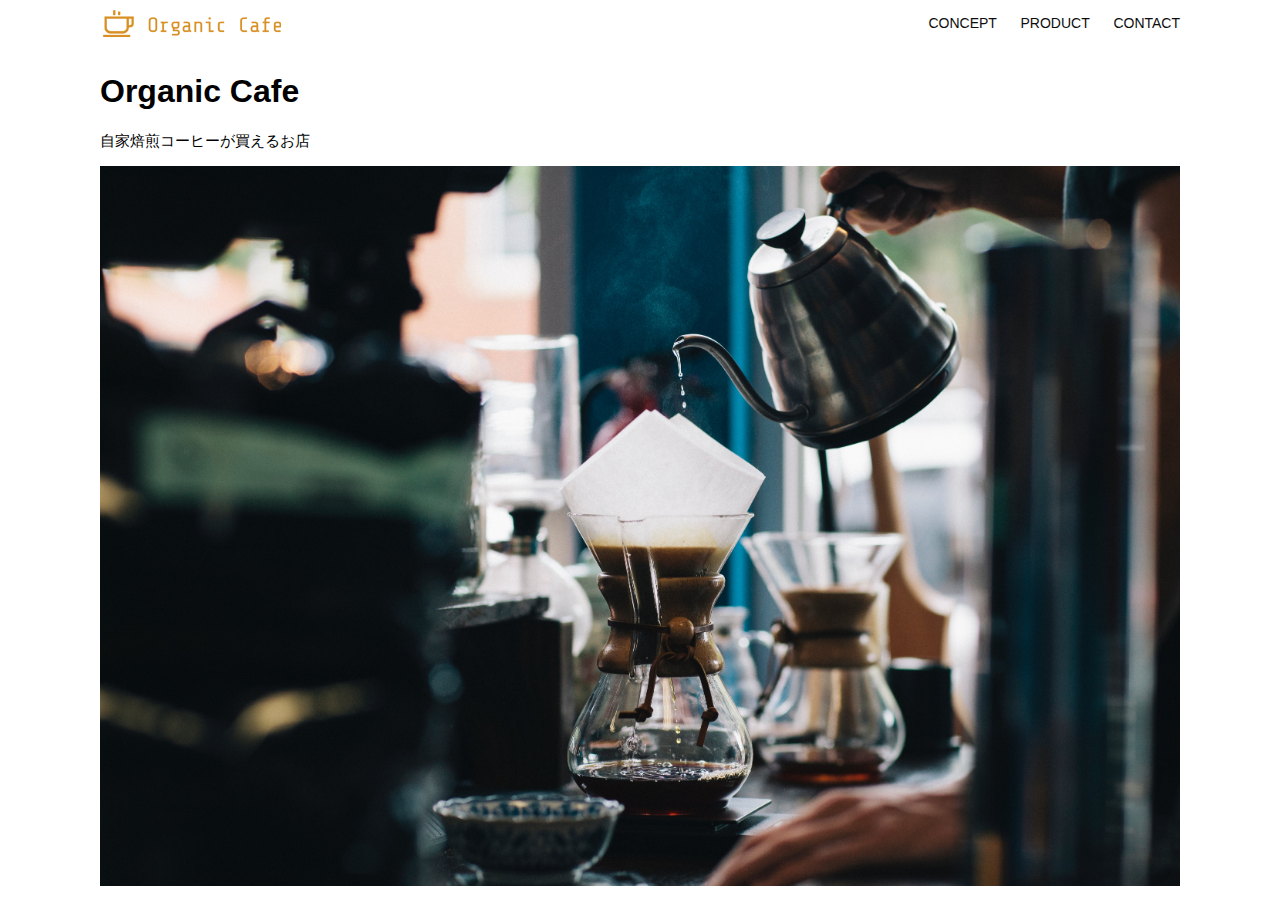
<file: html-css-kadai_013/index.html>
<!DOCTYPE html>
<html>
  <head>
    <title>Organic Cafe</title>
    <meta charset="UTF-8" />
    <meta name="description" content="自家焙煎のコーヒーがお家で楽しめるOrganic Cafe"/>
    <meta name="viewport" content="width=device-width, initial-scale=1.0" />
    <link rel="stylesheet" href="style.css" />
  </head>
  <body>
    <!-- ヘッダー -->
    <header>
      <!-- ロゴ -->
      <a href="index.html" id="logo"><img src="images/logo.png" alt="トップページに戻る"/></a>

      <!-- PC用ナビゲーション -->
      <nav id="nav-pc">
        <a href="index.html#concept">CONCEPT</a>
        <a href="index.html#product">PRODUCT</a>
        <a href="index.html#contact">CONTACT</a>
      </nav>
    </header>

      <!-- スマホ用メニューボタン -->
      <img id="menu-sp" src="images/button-menu.png" alt="ナビゲーションを開く" onclick="document.getElementById('nav-sp').style.display = 'block'">
      
      <!-- スマホ用ナビゲーション -->
      <nav id="nav-sp">
      <ul>
        <li>
          <img id="close" src="images/button-close.png" alt="ナビゲーションを閉じる" onclick="document.getElementById('nav-sp').style.display = 'none'">
        </li>
        <li>
          <a id="logo-sp" href="index.html" onclick="document.getElementById('nav-sp').style.display = 'none'">
            <img src="images/logo-sp.png" alt="トップページに戻る">
          </a>
        </li>
        <li>
          <a class="menu" href="index.html#concept" onclick="document.getElementById('nav-sp').style.display = 'none'">CONCEPT</a>
        </li>
        <li>
          <a class="menu" href="index.html#product" onclick="document.getElementById('nav-sp').style.display = 'none'">PRODUCT</a>
        </li>
        <li><a class="menu" href="index.html#contact" onclick="document.getElementById('nav-sp').style.display = 'none'">CONTACT</a>
        </li>
      </ul>
    </nav>

    <main>
      <article>
        <!-- メインビジュアル -->
        <section id="main-visual">
          <div id="main-message">
            <h1>Organic Cafe</h1>
            <p>自家焙煎コーヒーが買えるお店</p>
          </div>
          <img src="images/main-image.jpg" alt="コーヒーをハンドドリップで淹れる画像"/>
        </section>
      </article>
    </main>
  </body>
</html>
</file>
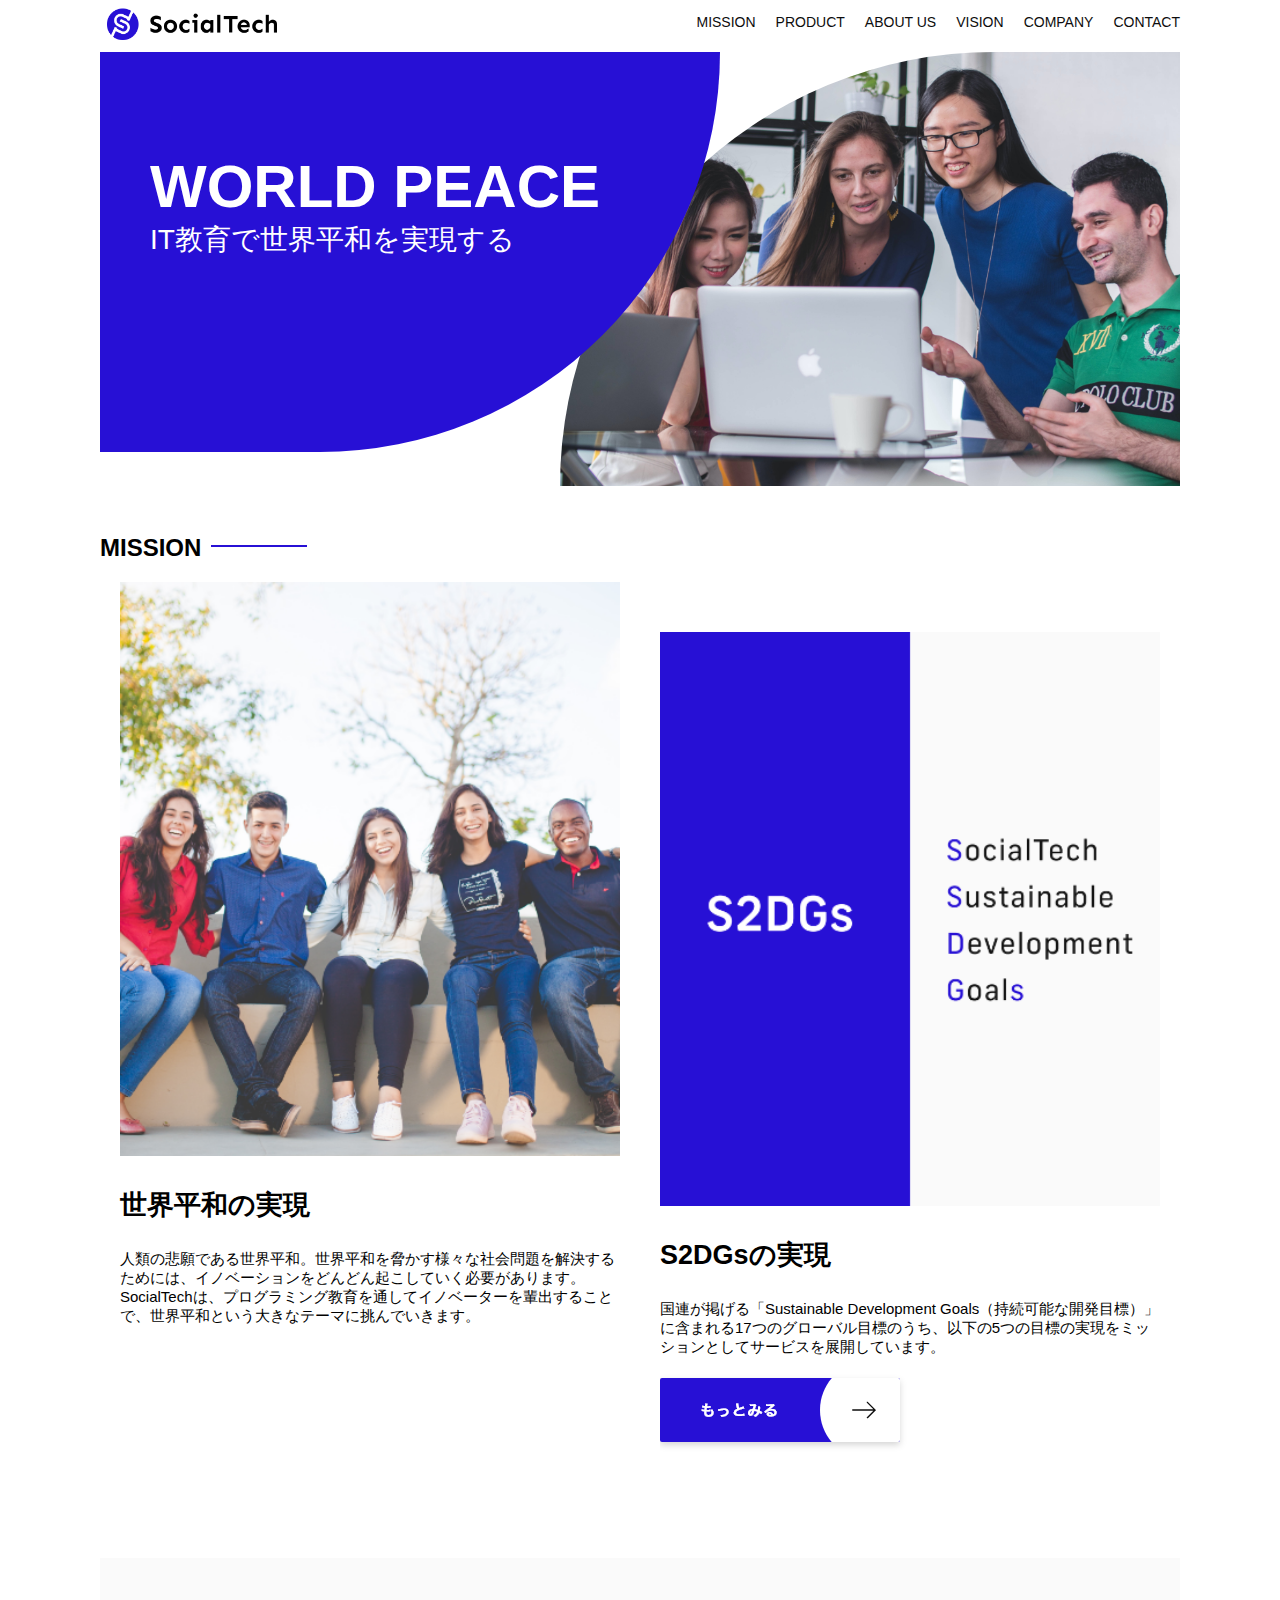
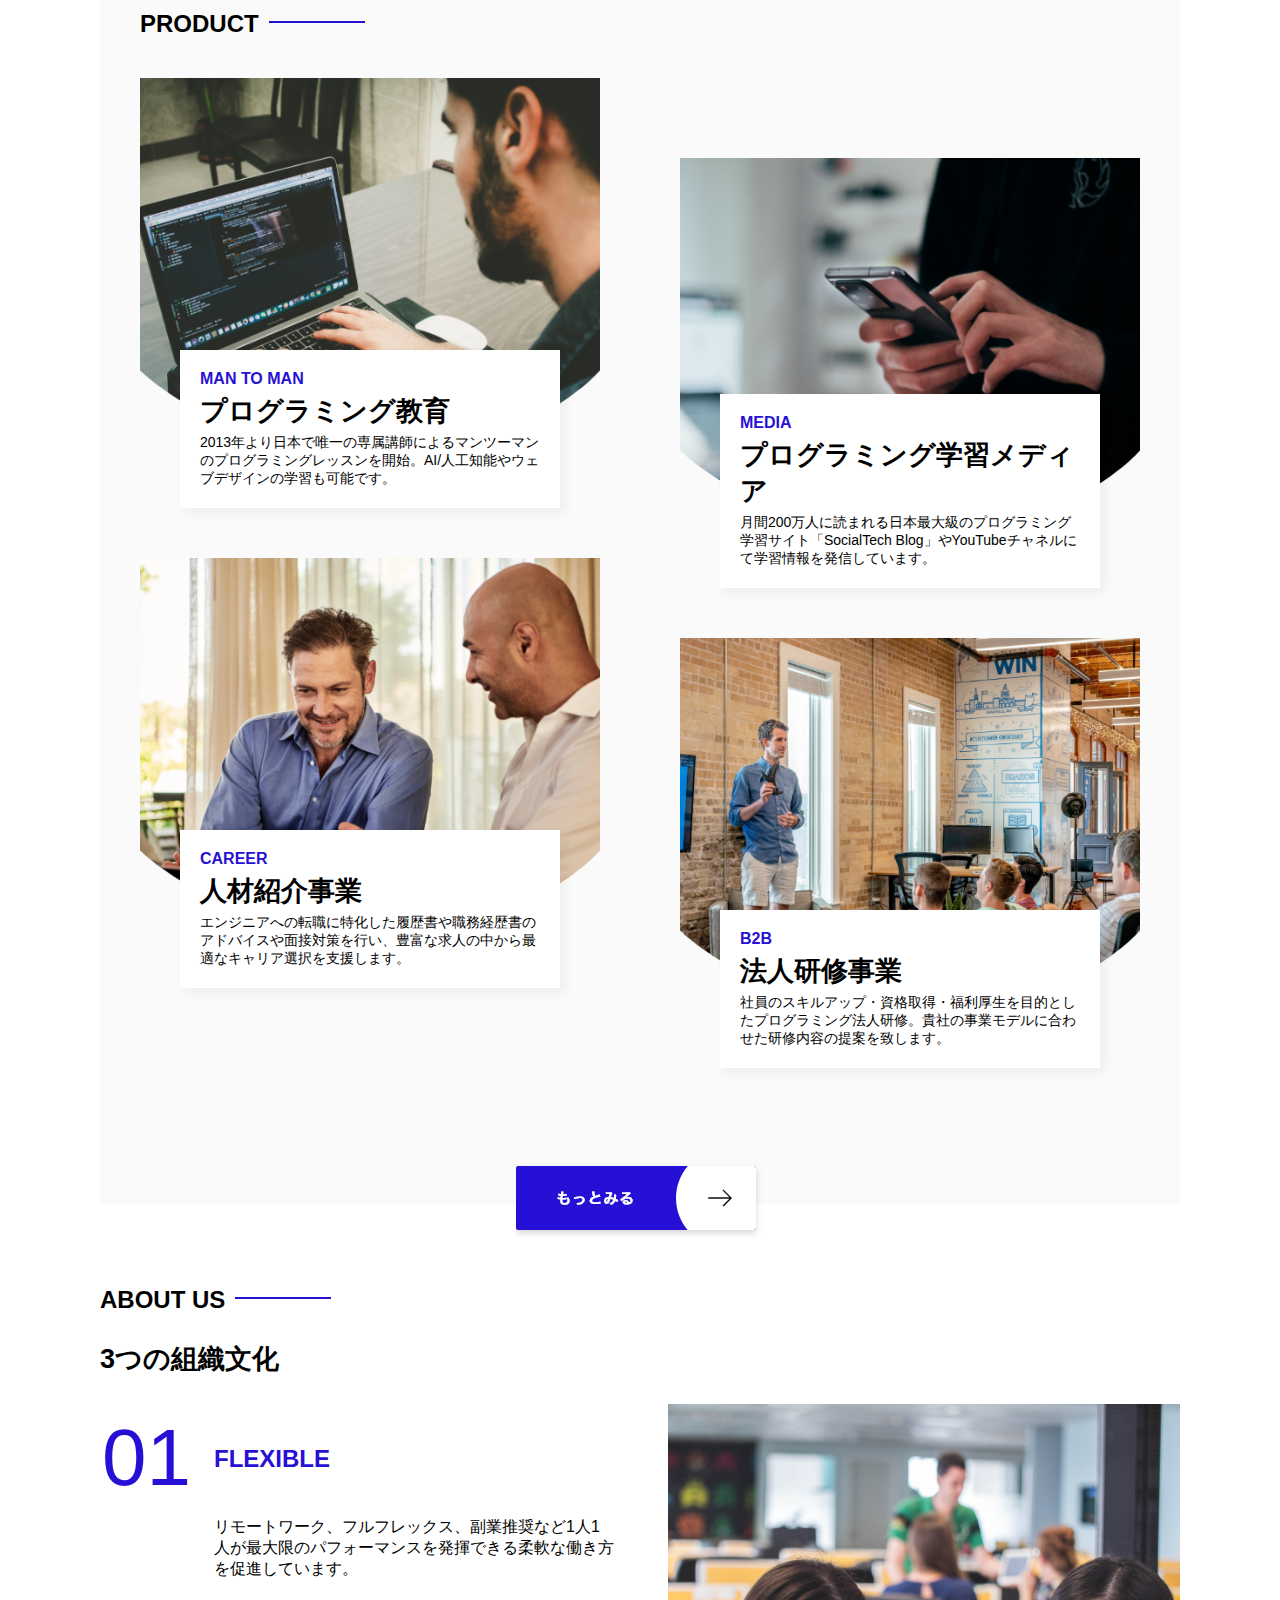
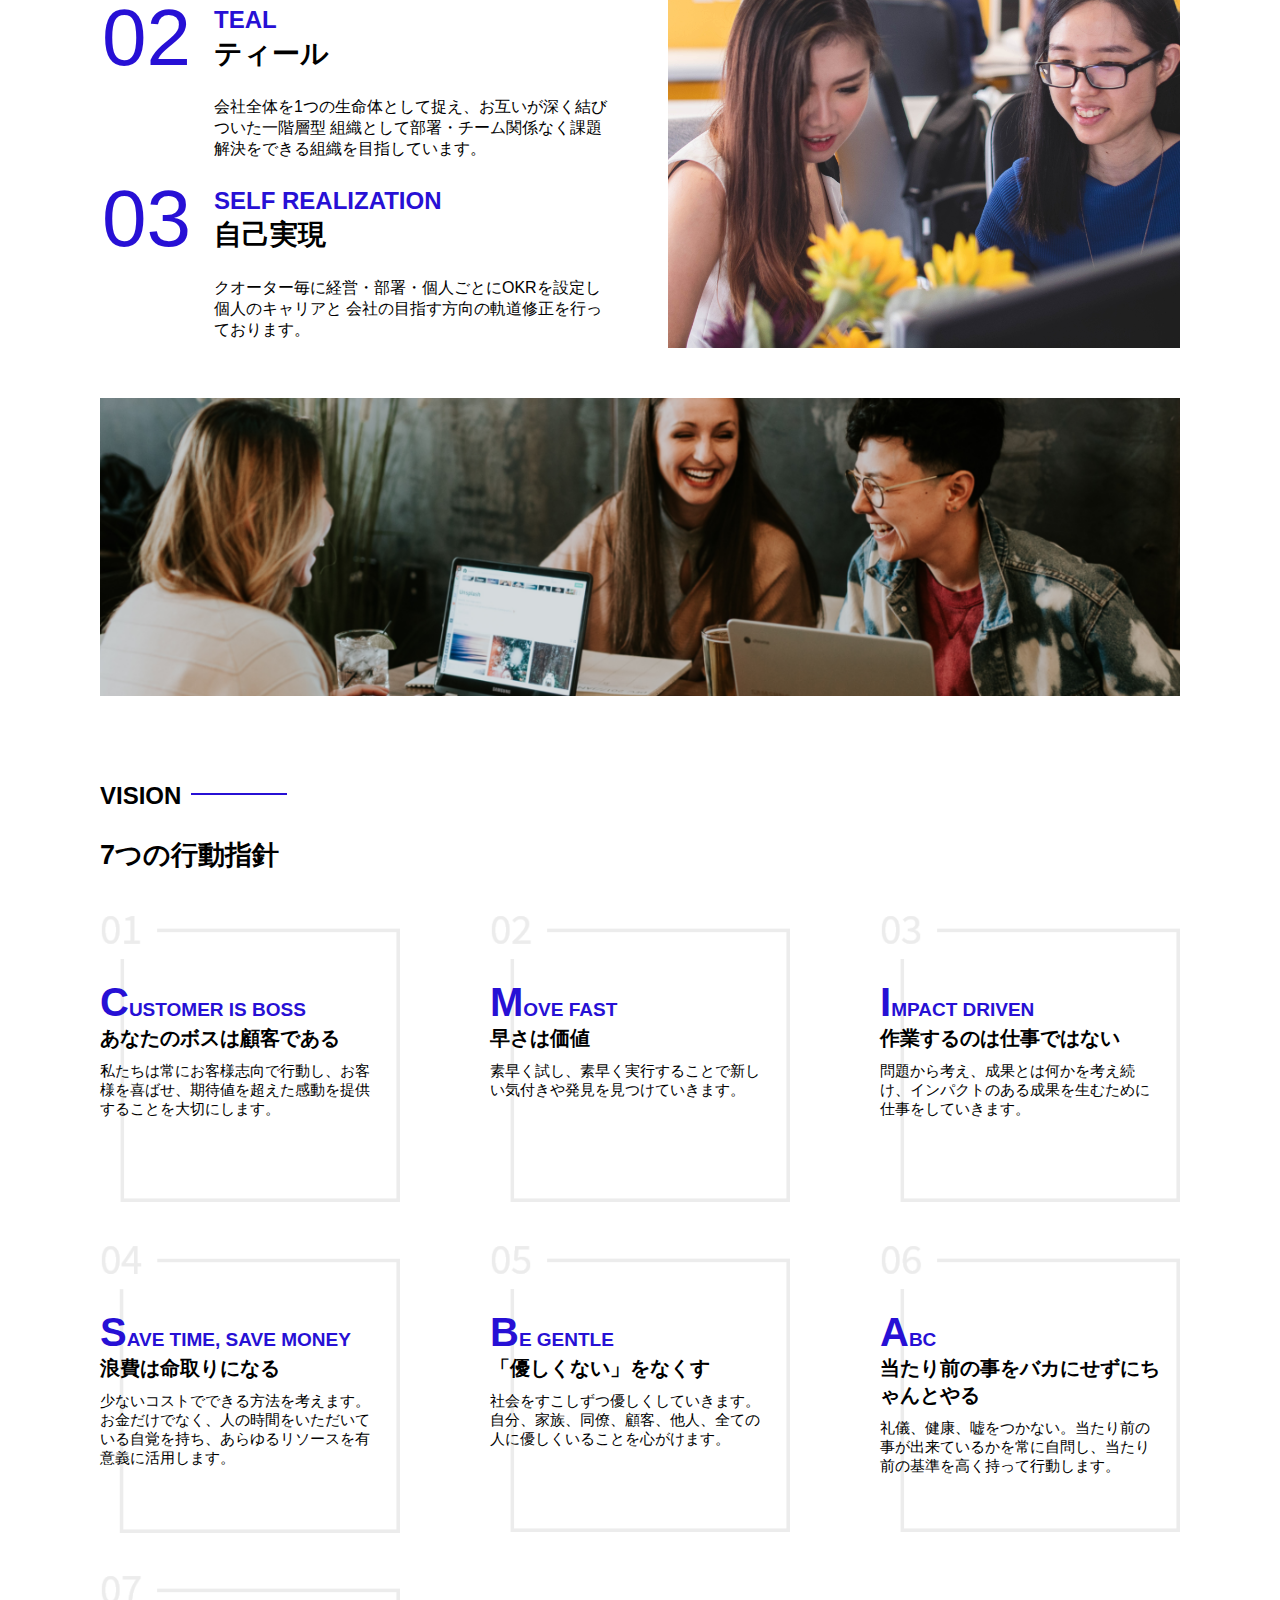
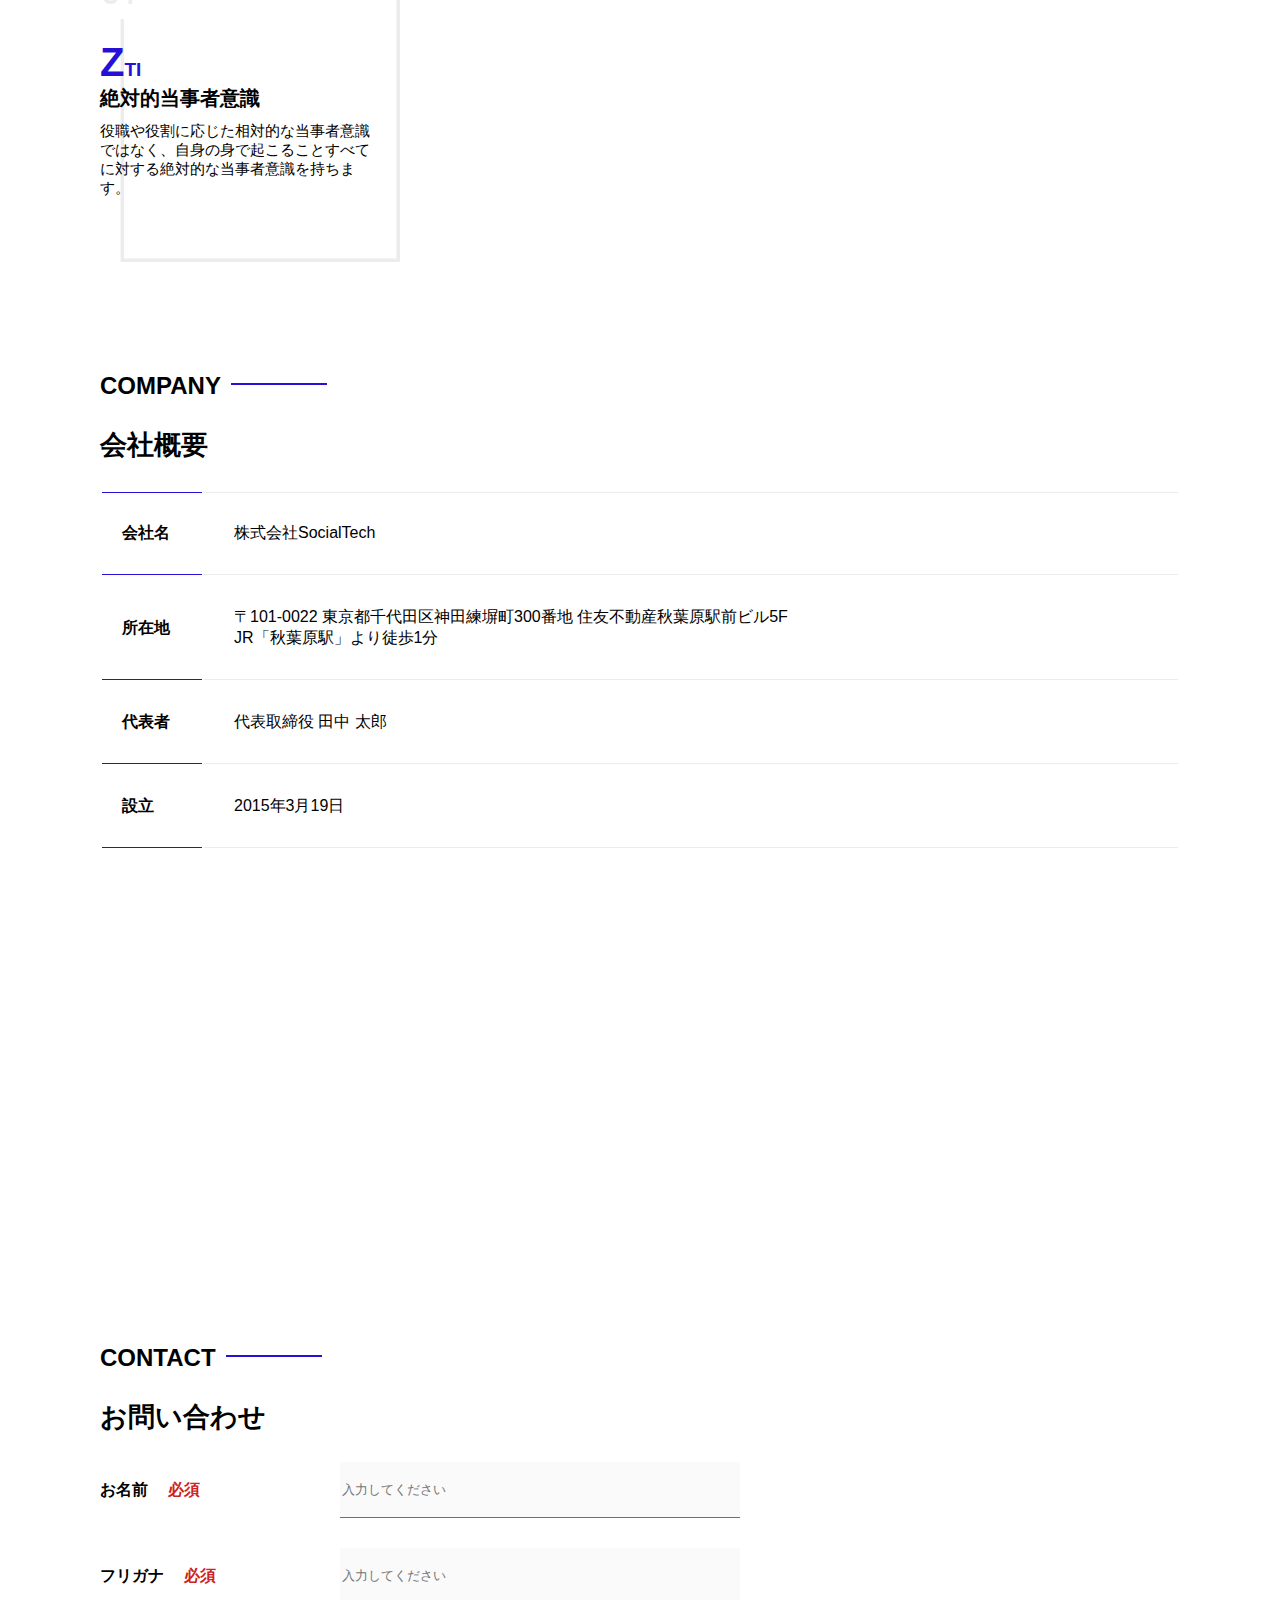
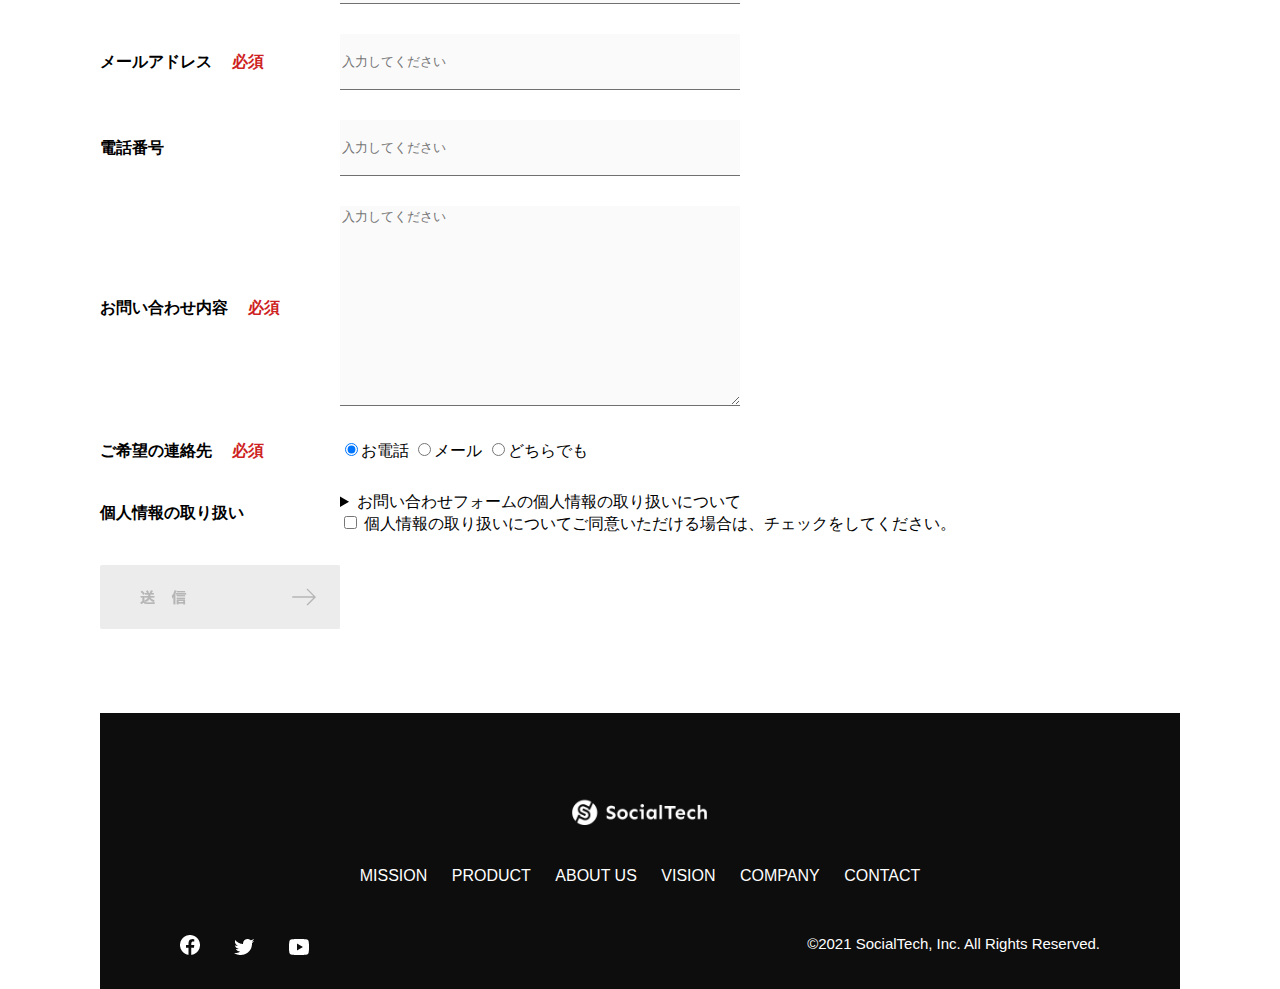
<file: kadai_tutorial_output/index.html>
<!DOCTYPE html>
  <html>
    <head>
      <title>SocialTech</title>
      <meta charset="UTF-8">
      <meta name="description" content="SocialTechはEdTech業界のリーディングカンパニーを目指します。">
      <meta name="viewport" content="width=device-width, initial-scale=1.0">
      <link rel="stylesheet" href="style.css">
    </head>
    <body>
      <!-- ヘッダー -->
      <header>
        <!-- ロゴ -->
        <a href="index.html" id="logo">
          <img src="images/logo.png" alt="トップページに戻る">
        </a>

        <!-- PC用ナビゲーション-->
        <nav id="nav-pc">
          <ul>
            <li><a href="mission.html">MISSION</a></li>
            <li><a href="product.html">PRODUCT</a></li>
            <li><a href="index.html#aboutus">ABOUT US</a></li>
            <li><a href="index.html#vision">VISION</a></li>
            <li><a href="index.html#company">COMPANY</a></li>
            <li><a href="index.html#contact">CONTACT</a></li>
          </ul>
        </nav>
          <!-- スマホ用メニューボタン -->
          <button id="menu-sp" onclick="document.getElementById('nav-sp').style.display = 'block'">
            <img src="images/button-menu.png" alt="ナビゲーションを開く">
          </button>
          <!-- スマホ用ナビゲーション -->
       <div id="nav-sp">
        <button id="close" onclick="document.getElementById('nav-sp').style.display = 'none'">
          <img src="images/button-close.png" alt="ナビゲーションを閉じる">
        </button>

        <nav>
          <ul>
            <li>
              <a id="logo-sp" href="index.html" onclick="document.getElementById('nav-sp').style.display = 'none'"><img src="images/logo-sp.png" alt="トップページに戻る"></a>
            </li>
            <li><a class="menu" href="mission.html" onclick="document.getElementById('nav-sp').style.display = 'none'">MISSION</a></li>
            <li><a class="menu" href="product.html" onclick="document.getElementById('nav-sp').style.display = 'none'">PRODUCT</a></li>
            <li><a class="menu" href="index.html#aboutus" onclick="document.getElementById('nav-sp').style.display = 'none'">ABOUT US</a></li>
            <li><a class="menu" href="index.html#vision" onclick="document.getElementById('nav-sp').style.display = 'none'">VISION</a></li>
            <li><a class="menu" href="index.html#company" onclick="document.getElementById('nav-sp').style.display = 'none'">COMPANY</a></li>
            <li><a class="menu" href="index.html#contact" onclick="document.getElementById('nav-sp').style.display = 'none'">CONTACT</a></li>
          </ul>
        </nav>
        <div id="sns">
           <a href="https://www.facebook.com/sejuku2013">
            <img src="images/button-facebook.png" alt="Facebookのリンク">
           </a>
            <a href="https://twitter.com/samuraijuku">
            <img src="images/button-twitter.png" alt="Twitterのリンク">
            </a>
           <a href="https://www.youtube.com/channel/UCCFOQO5aDK0xXam4cUQXT8g">
            <img src="images/button-youtube.png" alt="YouTubeのリンク">
           </a>
          </div>
        </div>
      </header>
      <main>
        <article>
          <!-- メインビジュアル -->
          <section id="main-visual">
            <div id="main-message">
              <h1>WORLD PEACE</h1>
              <p>IT教育で世界平和を実現する</p>
            </div>
            <img src="images/index/index-main.png" alt="PCの周りに集まる多国籍の仲間たち">
          </section>
          <!-- ミッション -->
          <section id="mission">
            <h2 class="index-h2">MISSION</h2>
            <div id="mission-flex">
            <div>
              <img id="mission-photo" src="images/index/index-mission.png" alt="屋外のベンチで写真を撮影する多国籍の仲間たち">
              <h3>世界平和の実現</h3>
              <p>
                人類の悲願である世界平和。世界平和を脅かす様々な社会問題を解決するためには、イノベーションをどんどん起こしていく必要があります。SocialTechは、プログラミング教育を通してイノベーターを輩出することで、世界平和という大きなテーマに挑んでいきます。
              </p>
            </div>
            <div>
              <img id="s2dgs" src="images/index/s2dgs.png" alt="S2DGs">
              <h3>S2DGsの実現</h3>
              <p>国連が掲げる「Sustainable Development Goals（持続可能な開発目標）」に含まれる17つのグローバル目標のうち、以下の5つの目標の実現をミッションとしてサービスを展開しています。</p>
              <a href="mission.html">
                <img src="images/button-more.png" alt="もっとみる">
              </a>
            </div>
            </div>
          </section>
          <!-- プロダクト -->
           <section id="product">
            <h2 class="index-h2">PRODUCT</h2>
              <div class="product-flex">
                <div id="product-left">
                  <div>
                    <img class="product-photo" src="images/index/index-mantoman.png" alt="PCでコードを書く男性">
                    <div class="product-explain">
                      <span>MAN TO MAN</span>
                      <h3>プログラミング教育</h3>
                      <p>2013年より日本で唯一の専属講師によるマンツーマンのプログラミングレッスンを開始。AI/人工知能やウェブデザインの学習も可能です。</p>
                    </div>
                  </div>
                  <div>
                    <img class="product-photo" src="images/index/index-career.png" alt="笑顔で話し合う2人の男性">
                    <div class="product-explain">
                      <span>CAREER</span>
                      <h3>人材紹介事業</h3>
                      <p>エンジニアへの転職に特化した履歴書や職務経歴書のアドバイスや面接対策を行い、豊富な求人の中から最適なキャリア選択を支援します。</p>
                    </div>
                  </div>
                </div>
                <div id="product-right">
                  <div>
                    <img class="product-photo" src="images/index/index-media.png" alt="スマートフォンを操作する人">
                    <div class="product-explain">
                      <span>MEDIA</span>
                      <h3>プログラミング学習メディア</h3>
                      <p>月間200万人に読まれる日本最大級のプログラミング学習サイト「SocialTech Blog」やYouTubeチャネルにて学習情報を発信しています。</p>
                    </div>
                  </div>
                  <div>
                    <img class="product-photo" src="images/index/index-b2b.png" alt="講演中の男性とそれを聴く人々">
                    <div class="product-explain">
                      <span>B2B</span>
                      <h3>法人研修事業</h3>
                      <p>社員のスキルアップ・資格取得・福利厚生を目的としたプログラミング法人研修。貴社の事業モデルに合わせた研修内容の提案を致します。</p>
                    </div>
                  </div>
                </div>
              </div>
              <div id="product-more">
                <a href="product.html">
                  <img src="images/button-more.png" alt="もっとみる">
                </a>
              </div>
           </section>
           <!-- ABOUT US -->
            <section id="aboutus">
              <h2 class="index-h2">ABOUT US</h2>
              <h3>3つの組織文化</h3>
              <div>
                <table class="culture-table">
                  <tr>
                    <td class="culture-num">01</td>
                    <th><span class="culture-en">FLEXIBLE</span><brフレキシブル></th>
                  </tr>
                  <tr>
                    <td>
                      <!-- 空白のセル -->
                    </td>
                    <td class="culture-description">リモートワーク、フルフレックス、副業推奨など1人1人が最大限のパフォーマンスを発揮できる柔軟な働き方を促進しています。</td>
                  </tr>
                  <tr>
                    <td class="culture-num">02</td>	
                    <th><span class="culture-en">TEAL</span><br>ティール</th>
                  </tr>
                  <tr>
                  <td>	
                    <!--空のセル-->	
                    </td>	
                    <td class="culture-description">会社全体を1つの生命体として捉え、お互いが深く結びついた一階層型 組織として部署・チーム関係なく課題解決をできる組織を目指しています。</td>
                  </tr>
                  <tr>
                    <td class="culture-num">03</td>
                    <th><span class="culture-en">SELF REALIZATION</span><br>自己実現</th>
                  </tr>
                  <tr>
                    <td>
                      <!-- 空白のセル -->
                    </td>
                    <td class="culture-description">クオーター毎に経営・部署・個人ごとにOKRを設定し個人のキャリアと 会社の目指す方向の軌道修正を行っております。</td>
                  </tr>
                </table>
                <img class="culture-img" src="images/index/index-aboutus1.png" alt="笑顔で話し合う2人の女性">
              </div>
              <img  class="culture-img2" src="images/index/index-aboutus2.png" alt="笑顔で話し合う3人の男女">
            </section>
          <!-- VISION -->
          <section id="vision">
            <h2 class="index-h2">VISION</h2>
            <h3>7つの行動指針</h3>
            <div>
              <div class="vision-box">
                <img src="images/index/vision-01.png" alt="01">
                <div>
                  <h4>CUSTOMER IS BOSS</h4>
                  <h5>あなたのボスは顧客である</h5>
                  <p>私たちは常にお客様志向で行動し、お客様を喜ばせ、期待値を超えた感動を提供することを大切にします。</p>
                </div>
              </div>
                <div class="vision-box">
                  <img src="images/index/vision-02.png" alt="02">
                  <div>
                    <h4>MOVE FAST</h4>
                    <h5>早さは価値</h5>
                    <p>素早く試し、素早く実行することで新しい気付きや発見を見つけていきます。</p>
                  </div>
                </div>
                <div class="vision-box">
                  <img src="images/index/vision-03.png" alt="03">
                  <div>
                    <h4>IMPACT DRIVEN</h4>
                    <h5>作業するのは仕事ではない</h5>
                    <p>問題から考え、成果とは何かを考え続け、インパクトのある成果を生むために仕事をしていきます。</p>
                  </div>
                </div>
                <div class="vision-box">
                  <img src="images/index//vision-04.png" alt="04">
                  <div>
                    <h4>SAVE TIME, SAVE MONEY</h4>
                    <h5>浪費は命取りになる</h5>
                    <p>少ないコストでできる方法を考えます。お金だけでなく、人の時間をいただいている自覚を持ち、あらゆるリソースを有意義に活用します。</p>
                  </div>
                </div>
                <div class="vision-box">
                  <img src="images/index/vision-05.png" alt="05">
                  <div>
                    <h4>BE GENTLE</h4>
                    <h5>「優しくない」をなくす</h5>
                    <p>社会をすこしずつ優しくしていきます。自分、家族、同僚、顧客、他人、全ての人に優しくいることを心がけます。</p>
                  </div>
                </div>
                <div class="vision-box">
                  <img src="images/index/vision-06.png" alt="06">
                  <div>
                    <h4>ABC</h4>
                    <h5>当たり前の事をバカにせずにちゃんとやる</h5>
                    <p>礼儀、健康、嘘をつかない。当たり前の事が出来ているかを常に自問し、当たり前の基準を高く持って行動します。</p>
                  </div>
                </div>
                <div class="vision-box">
                  <img src="images/index/vision-07.png" alt="07">
                  <div>
                    <h4>ZTI</h4>
                    <h5>絶対的当事者意識</h5>
                    <p>役職や役割に応じた相対的な当事者意識ではなく、自身の身で起こることすべてに対する絶対的な当事者意識を持ちます。</p>
                  </div>
                </div>
            </div>
          </section>
          <!-- COMPANY -->
           <section id="company">
            <h2 class="index-h2">COMPANY</h2>
            <h3>会社概要</h3>
              <table id="company-table">
                <tr>
                  <th class="tableheader tableheader-first">会社名</th>
                  <td class="cell cell-first">株式会社SocialTech</td>
                </tr>
                <tr>
                  <th class="tableheader">所在地</th>
                  <td class="cell">〒101-0022 東京都千代田区神田練塀町300番地 住友不動産秋葉原駅前ビル5F<br>JR「秋葉原駅」より徒歩1分</td>
                </tr>
                <tr>
                  <th class="tableheader">代表者</th>
                  <td class="cell">代表取締役 田中 太郎</td>
                </tr>
                <tr>
                  <th class="tableheader">設立</th>
                  <td class="cell">2015年3月19日</td>
                </tr>
              </table>
             <iframe
               src="https://www.google.com/maps/embed?pb=!1m18!1m12!1m3!1d3240.0688551336807!2d139.7720776771055!3d35.69992317258124!2m3!1f0!2f0!3f0!3m2!1i1024!2i768!4f13.1!3m3!1m2!1s0x60188fee13660e23%3A0x77137876edf742ac!2z5L2P5Y-L5LiN5YuV55Sj56eL6JGJ5Y6f6aeF5YmN44OT44Or!5e0!3m2!1sja!2sjp!4v1704858013291!5m2!1sja!2sjp" 
               style="border: 0" allowfullscreen="" loading="lazy">
             </iframe>
           </section>
          <!-- お問い合わせフォーム -->
          <section id="contact">
            <h2 class="index-h2">CONTACT</h2>
            <h3>お問い合わせ</h3>
            <form>
              <div>
                <div class="contact-heading">
                  <label class="contact-label">お名前<span class="contact-span">必須</span></label>
                </div>
                <div>
                  <input type="text" name="name" placeholder="入力してください" class="contact-textbox">
                </div>
              </div>
              <div>
                <div class="contact-heading">
                  <label class="contact-label">フリガナ<span class="contact-span">必須</span></label>
                </div>
                <div>
                  <input type="text" name="hurigana" placeholder="入力してください" class="contact-textbox">
                </div>
              </div>
              <div>
                <div class="contact-heading">
                  <label class="contact-label">メールアドレス<span class="contact-span">必須</span></label>
                </div>
                <div>
                  <input type="text" name="email" placeholder="入力してください" class="contact-textbox">
                </div>
              </div>
              <div>
                <div class="contact-heading">
                  <label class="contact-label">電話番号</label>
                </div>
                <div>
                  <input type="text" name="tel" placeholder="入力してください" class="contact-textbox">
                </div>
              </div>
              <div>
                <div class="contact-heading">
                  <label class="contact-label">お問い合わせ内容<span class="contact-span">必須</span></label>
                </div>
                <div>
                  <textarea class="contact-textarea" placeholder="入力してください" name="message"></textarea>
                </div>
              </div>
              <div>
                <div class="contact-heading">
                  <label class="contact-label">ご希望の連絡先<span class="contact-span">必須</span></label>
                </div>
                <div>
                  <input class="radiobutton" type="radio" value="tel" name="contact" checked><label>お電話</label>
                  <input class="radiobutton" type="radio" value="mail" name="contact"><label>メール</label>
                  <input class="radiobutton" type="radio" value="both" name="contact"><label>どちらでも</label>
                </div>
              </div>
              <div>
                <div class="contact-heading">
                  <label class="contact-label">個人情報の取り扱い</label>
                </div>
                <div>
                  <details>
                    <summary>お問い合わせフォームの個人情報の取り扱いについて</summary>
                    <div>
                      <dl>
                        <dt>１．組織の名称又は氏名</dt>
                        <dd>株式会社SocialTech</dd>
                        <dt>２．個人情報保護管理者（若しくはその代理人）の氏名又は職名、所属及び連絡先</dt>
                        <dd>
                          <p>鈴木 一郎 コーポレート部</p>
                          <p>メールアドレス：samurai@example.com</p>
                          <p>TEL：03-1234-5678</p>
                        </dd>
                        <dt>３．個人情報の利用目的</dt>
                        <dd>
                          <ul>
                            <li>・本サービス及び本サービスに関連する情報の提供又はそれらに関する連絡のため</li>
                            <li>・ユーザーの本人確認のため</li>
                            <li>・当社サービスのご案内のため</li>
                            <li>・当社の商品等の広告または宣伝（電子メールによるものを含むものとします。）</li>
                          </ul>
                        </dd>
                        <dt>４．個人情報の取り扱い業務の委託</dt>
                        <dd>個人情報の取扱業務の全部または一部を外部に業務委託する場合があります。その際、弊社は、個人情報を適切に保護できる管理体制を敷き実行していることを条件として委託先を厳選したうえで、機密保持契約を委託先と締結し、お客様の個人情報を厳密に管理させます。</dd>
                        <dt>５．個人情報の開示等の請求</dt>
                        <dd>
                          お客様は、弊社に対してご自身の個人情報の開示等（利用目的の通知、開示、内容の訂正・追加・削除、利用の停止または消去、第三者への提供の停止）に関して、当社問合わせ窓口に申し出ることができます。<br>
                          その際、弊社はお客様ご本人を確認させていただいたうえで、合理的な期間内に対応いたします。<br>
                          なお、個人情報に関する弊社問合わせ先は、次の通りです。
                        </dd>
                        <dd>
                          <p>株式会社SocialTech　個人情報問合せ窓口</p>
                          <p>〒150-0043　東京都千代田区神田練塀町300番地 住友不動産秋葉原駅前ビル5F</p>
                          <p>メールアドレス：samurai@example.com　TEL：03-1234-5678</p>
                        </dd>
  
                        <dt>６．個人情報を提供されることの任意性について</dt>
                        <dd>お客様がご自身の個人情報を弊社に提供されるか否かは、お客様のご判断によりますが、もしご提供されない場合には、適切なサービスが提供できない場合がありますので予めご了承ください。</dd>
                      </dl>
                    </div>
                  </details>
                  <input type="checkbox" name="agree">
                  <span>個人情報の取り扱いについてご同意いただける場合は、チェックをしてください。</span>
                </div>
              </div>
                <input type="image" src="images/button-submit.png" alt="送信する">
            </form>
          </section>
        </article>
      </main>

        <footer>
          <div id="footer-logo">
            <img src="images/logo-sp.png" alt="SocialTech">
          </div>
          <div id="footer-link">
            <a href="mission.html">MISSION</a>
            <a href="product.html">PRODUCT</a>
            <a href="index.html#aboutus">ABOUT US</a>
            <a href="index.html#vision">VISION</a>
            <a href="index.html#company">COMPANY</a>
            <a href="index.html#contact">CONTACT</a>
          </div>
            <div id="sns-footer">
              <div class="sns-btns">
                <a href="https://www.facebook.com/sejuku2013"><img src="images/button-facebook.png" alt="Facebookのリンク"></a>
                <a href="https://twitter.com/samuraijuku"><img src="images/button-twitter.png" alt="Twitterのリンク"></a>
                <a href="https://www.youtube.com/channel/UCCFOQO5aDK0xXam4cUQXT8g"><img src="images/button-youtube.png" alt="YouTubeのリンク"></a>
              </div>
              <p id="copyright">&copy;2021 SocialTech, Inc. All Rights Reserved.</p>
            </div>
        </footer>

    </body>
    
  </html>
</file>
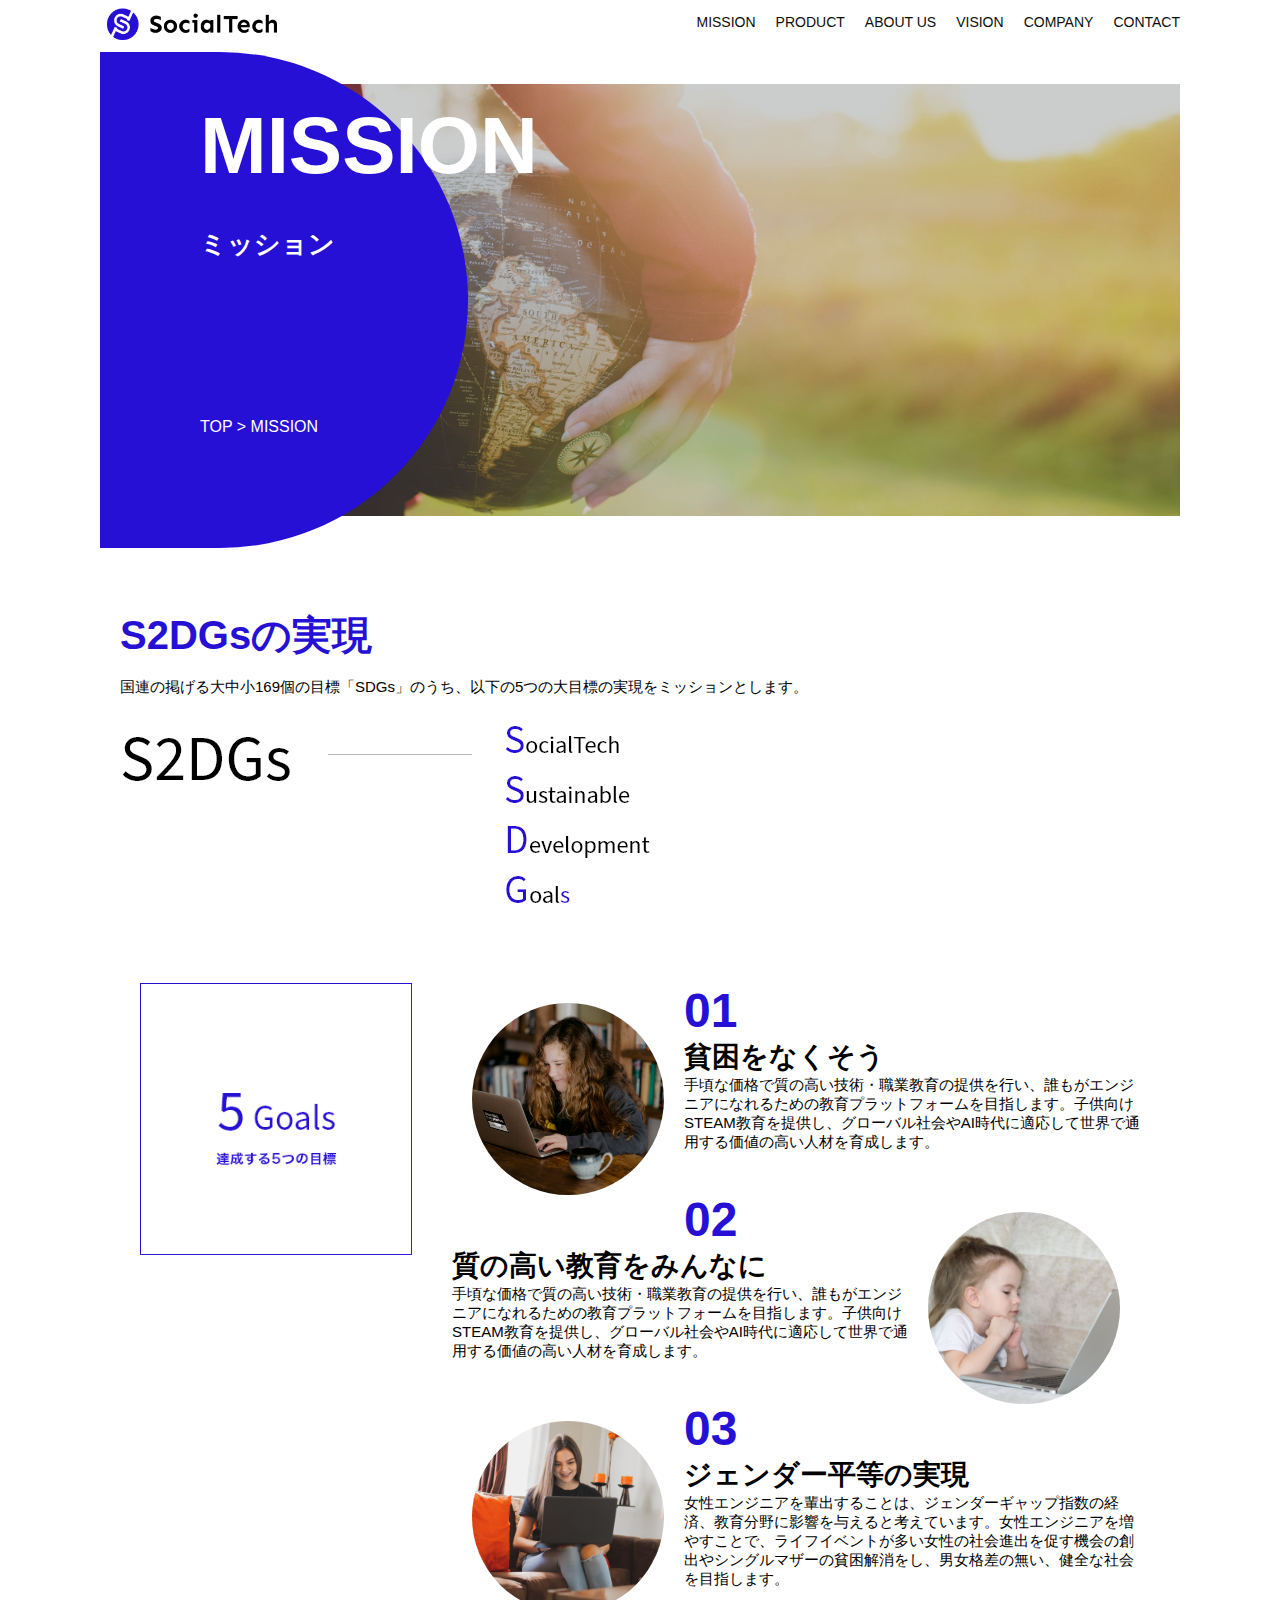
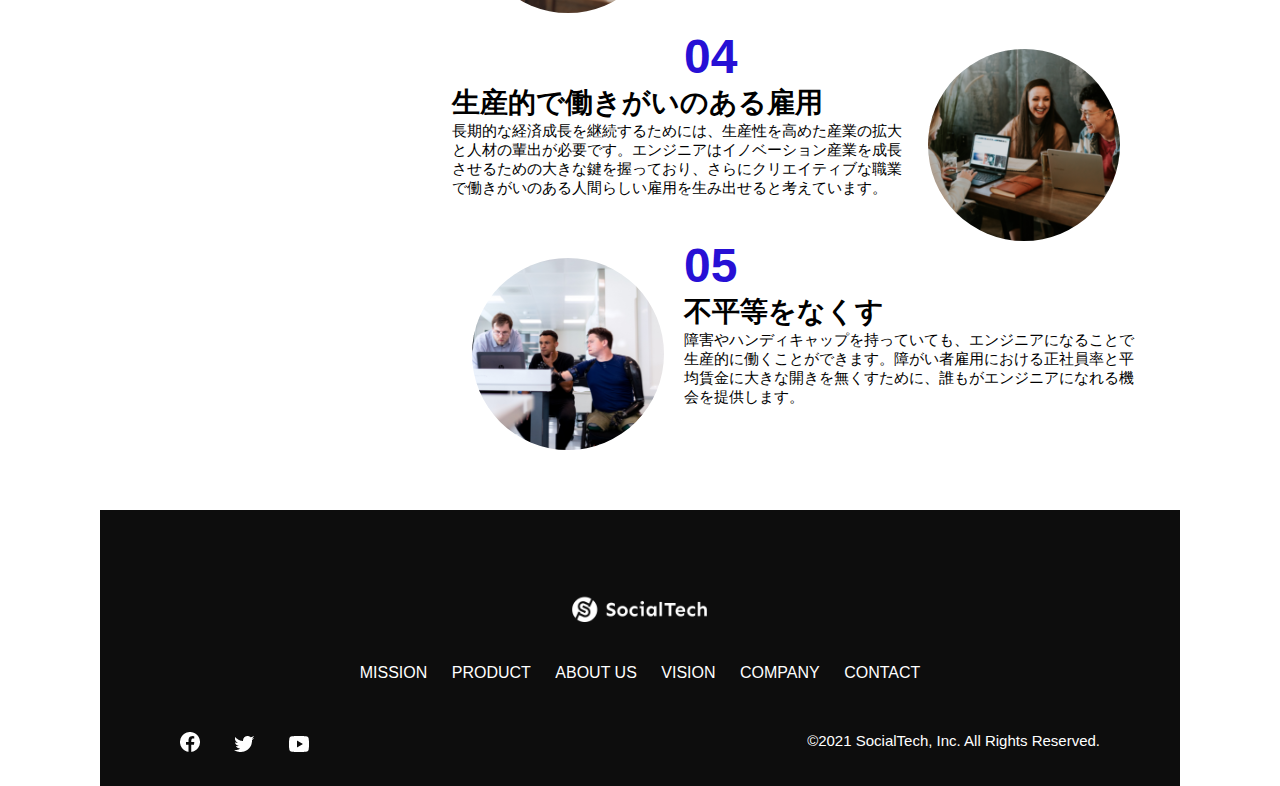
<file: kadai_tutorial_output/mission.html>
<!DOCTYPE html>
<html>
  <head>
    <title>SocialTech - MISSION ミッション -</title>
    <meta charset="UTF-8">
    <meta name="description" content="SocialTechが目指す5つの目標（S2DGs）を紹介します">
    <meta name="viewport" content="width=device-width,initial-scale=1.0">
    <link rel="stylesheet" href="style.css">
  </head>

  <body>
    <!-- ヘッダー -->
     <header>
      <!-- ロゴ -->
       <a href="index.html" id="logo">
        <img src="images/logo.png" alt="トップページに戻る">
       </a>

      <!-- PC用ナビゲーション -->
        <nav id="nav-pc">
          <ul>
            <li><a href="mission.html">MISSION</a></li>
            <li><a href="product.html">PRODUCT</a></li>
            <li><a href="index.html#aboutus">ABOUT US</a></li>
            <li><a href="index.html#vision">VISION</a></li>
            <li><a href="index.html#company">COMPANY</a></li>
            <li><a href="index.html#contact">CONTACT</a></li>
          </ul>
        </nav>
      
      <!-- スマホ用メニューボタン -->
      <button id="menu-sp" onclick="document.getElementById('nav-sp').style.display = 'block'">
        <img src="images/button-menu.png" alt="ナビゲーションを開く">
      </button>

      <!-- スマホ用ナビゲーション -->
      <div id="nav-sp">
        <button id="close" onclick="document.getElementById('nav-sp').style.display = 'none'">
          <img src="images/button-close.png" alt="ナビゲーションを閉じる">
        </button>

        <nav>
          <ul>
            <li>
              <a id="logo-sp" href="index.html" onclick="document.getElementById('nav-sp').style.display = 'none'"><img src="images/logo-sp.png" alt="トップページに戻る"></a>
            </li>
            <li><a class="menu" href="mission.html" onclick="document.getElementById('nav-sp').style.display = 'none'">MISSION</a></li>
            <li><a class="menu" href="product.html" onclick="document.getElementById('nav-sp').style.display = 'none'">PRODUCT</a></li>
            <li><a class="menu" href="index.html#aboutus" onclick="document.getElementById('nav-sp').style.display = 'none'">ABOUT US</a></li>
            <li><a class="menu" href="index.html#vision" onclick="document.getElementById('nav-sp').style.display = 'none'">VISION</a></li>
            <li><a class="menu" href="index.html#company" onclick="document.getElementById('nav-sp').style.display = 'none'">COMPANY</a></li>
            <li><a class="menu" href="index.html#contact" onclick="document.getElementById('nav-sp').style.display = 'none'">CONTACT</a></li>
          </ul>
        </nav>
        <div id="sns">
          <a href="https://www.facebook.com/sejuku2013">
            <img src="images/button-facebook.png" alt="Facebookのリンク">
          </a>
          <a href="https://twitter.com/samuraijuku">
            <img src="images/button-twitter.png" alt="Twitterのリンク">
          </a>
          <a href="https://www.youtube.com/channel/UCCFOQO5aDK0xXam4cUQXT8g">
            <img src="images/button-youtube.png" alt="YouTubeのリンク">
          </a>
        </div>
      </div>
    </header>

    <main>
      <article>
        <section id="mission-main">
          <div class="mission-main-inner">
            <div id="mission-title">
              <h1>MISSION<br><span>ミッション</span></h1>
              <p>TOP > MISSION</p>
            </div>
          </div>
        </section>

        <section id="mission-s2dgs">
          <h2 class="mission-h2">S2DGsの実現</h2>
          <p>国連の掲げる大中小169個の目標「SDGs」のうち、以下の5つの大目標の実現をミッションとします。</p>
          <img src="images/mission/mission-s2dgs.png" alt="S2DGs">
        </section>

        <section id="mission-five-goals">
          <div class="five-goals-image">
            <img src="images/mission/mission-5goals.png" alt="5Goals">
          </div>
          <div class="five-goals-read">
            <div>
              <img class="fivegoals-image-left" src="images/mission/mission-5goals01.png" alt="PCを操作する女の子">
              <span class="fivegoals-number">01</span>
              <h3 class="fivegoals-h3">貧困をなくそう</h3>
              <p class="fivegoals-p">手頃な価格で質の高い技術・職業教育の提供を行い、誰もがエンジニアになれるための教育プラットフォームを目指します。子供向けSTEAM教育を提供し、グローバル社会やAI時代に適応して世界で通用する価値の高い人材を育成します。</p>
            </div>
            <div>
              <img class="fivegoals-image-right" src="images/mission/mission-5goals02.png" alt="PCを見つめる小さい女の子">
              <span class="fivegoals-number">02</span>
              <h3 class="fivegoals-h3">質の高い教育をみんなに</h3>
              <p class="fivegoals-p">手頃な価格で質の高い技術・職業教育の提供を行い、誰もがエンジニアになれるための教育プラットフォームを目指します。子供向けSTEAM教育を提供し、グローバル社会やAI時代に適応して世界で通用する価値の高い人材を育成します。</p>
            </div>
            <div>
              <img class="fivegoals-image-left" src="images/mission/mission-5goals03.png" alt="PCを操作する女性">

              <span class="fivegoals-number">03</span>
              <h3 class="fivegoals-h3">ジェンダー平等の実現</h3>
              <p class="fivegoals-p">女性エンジニアを輩出することは、ジェンダーギャップ指数の経済、教育分野に影響を与えると考えています。女性エンジニアを増やすことで、ライフイベントが多い女性の社会進出を促す機会の創出やシングルマザーの貧困解消をし、男女格差の無い、健全な社会を目指します。</p>
            </div>
            <div>
              <img class="fivegoals-image-right" src="images/mission/mission-5goals04.png" alt="笑顔で話し合う3人の男女">
              <span class="fivegoals-number">04</span>
              <h3 class="fivegoals-h3">生産的で働きがいのある雇用</h3>
              <p class="fivegoals-p">長期的な経済成長を継続するためには、生産性を高めた産業の拡大と人材の輩出が必要です。エンジニアはイノベーション産業を成長させるための大きな鍵を握っており、さらにクリエイティブな職業で働きがいのある人間らしい雇用を生み出せると考えています。</p>
            </div>
            <div>
              <img class="fivegoals-image-left" src="images/mission/mission-5goals05.png" alt="障害を持つ男性が生き生きと働く様子">
              <span class="fivegoals-number">05</span>
              <h3 class="fivegoals-h3">不平等をなくす</h3>
              <p class="fivegoals-p">障害やハンディキャップを持っていても、エンジニアになることで生産的に働くことができます。障がい者雇用における正社員率と平均賃金に大きな開きを無くすために、誰もがエンジニアになれる機会を提供します。</p>
            </div>
          </div>
        </section>

      </article>
    </main>

    <footer>
      <div id="footer-logo">
        <img src="images/logo-sp.png" alt="SocialTech">
      </div>
      <div id="footer-link">
        <a href="mission.html">MISSION</a>
        <a href="product.html">PRODUCT</a>
        <a href="index.html#aboutus">ABOUT US</a>
        <a href="index.html#vision">VISION</a>
        <a href="index.html#company">COMPANY</a>
        <a href="index.html#contact">CONTACT</a>
      </div>
      <div id="sns-footer">
        <div class="sns-btns">
          <a href="https://www.facebook.com/sejuku2013"><img src="images/button-facebook.png" alt="Facebookのリンク"></a>
          <a href="https://twitter.com/samuraijuku"><img src="images/button-twitter.png" alt="Twitterのリンク"></a>
          <a href="https://www.youtube.com/channel/UCCFOQO5aDK0xXam4cUQXT8g"><img src="images/button-youtube.png" alt="YouTubeのリンク"></a>
        </div>
        <p id="copyright">&copy;2021 SocialTech, Inc. All Rights Reserved.</p>
      </div>
    </footer>

  </body>
</html>
</file>
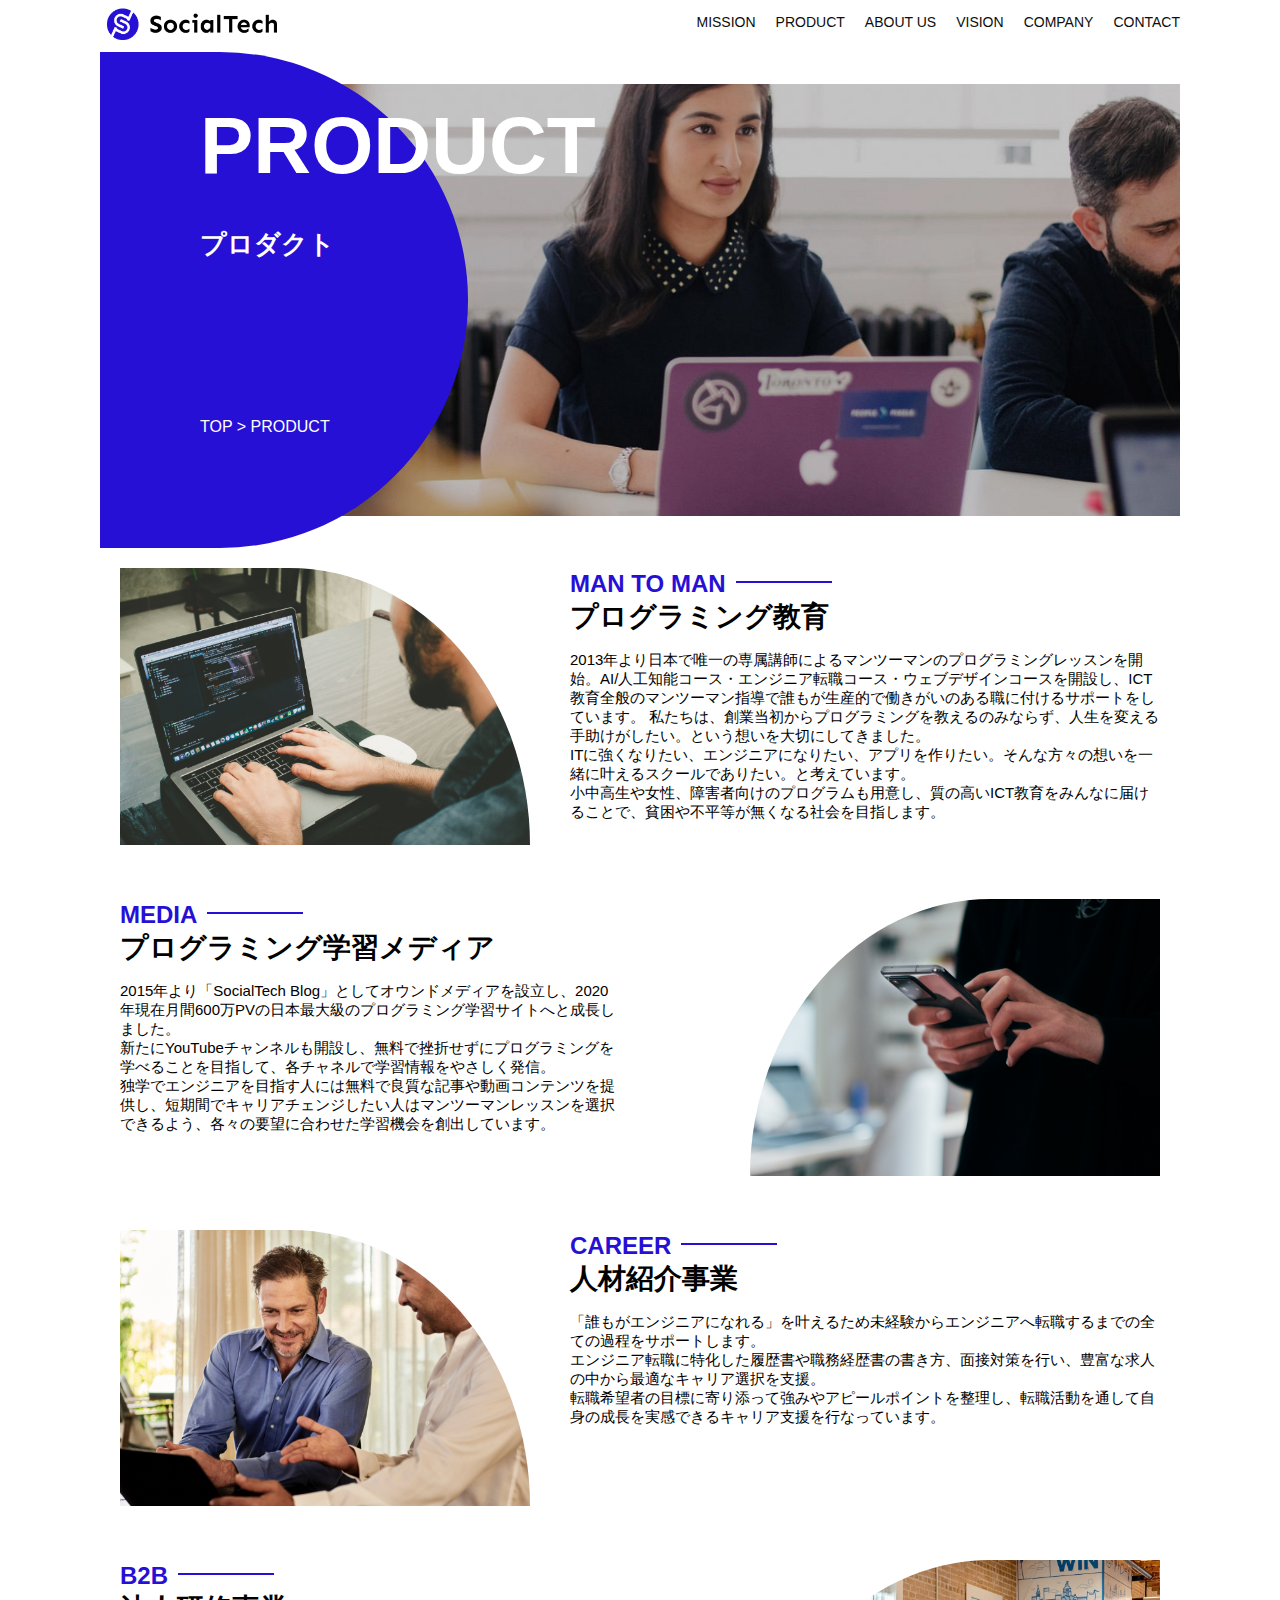
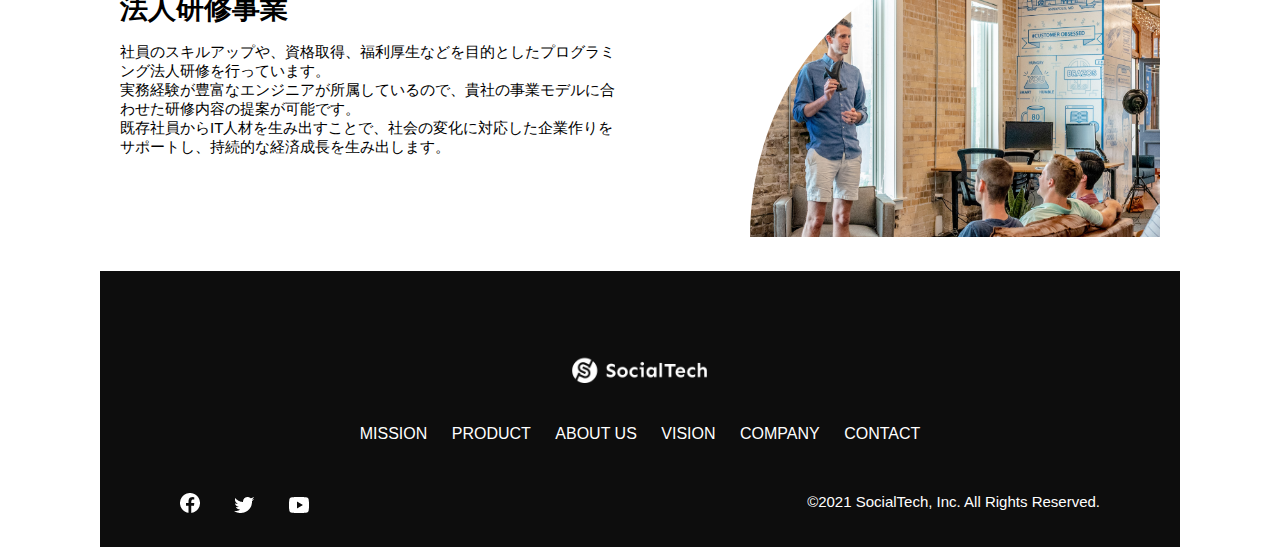
<file: kadai_tutorial_output/product.html>
<!DOCTYPE html>
<html>
  <head>
    <title>SocialTech -PRODUCT プロダクト-</title>
    <meta charset="UTF-8">
    <meta name="description" content="SocialTechの4つのプロダクトを紹介します">
    <meta name="viewport" content="width=device-width,initial-scale=1.0">
    <link rel="stylesheet" href="style.css">
  </head>

  <body>
    <!-- ヘッダー -->
     <header>
      <!-- ロゴ -->
       <a href="index.html" id="logo">
        <img src="images/logo.png" alt="トップページに戻る">
       </a>

       <!-- PC用ナビゲーション -->
      <nav id="nav-pc">
        <ul>
          <li><a href="mission.html">MISSION</a></li>
          <li><a href="product.html">PRODUCT</a></li>
          <li><a href="index.html#aboutus">ABOUT US</a></li>
          <li><a href="index.html#vision">VISION</a></li>
          <li><a href="index.html#company">COMPANY</a></li>
          <li><a href="index.html#contact">CONTACT</a></li>
        </ul>
      </nav>

      <!-- スマホ用メニューボタン -->
      <button id="menu-sp" onclick="document.getElementById('nav-sp').style.display = 'block'">
        <img src="images/button-menu.png" alt="ナビゲーションを開く">
      </button>

      <!-- スマホ用ナビゲーション -->
      <div id="nav-sp">
        <button id="close" onclick="document.getElementById('nav-sp').style.display = 'none'">
          <img src="images/button-close.png" alt="ナビゲーションを閉じる">
        </button>

        <nav>
          <ul>
            <li>
              <a id="logo-sp" href="index.html" onclick="document.getElementById('nav-sp').style.display = 'none'"><img src="images/logo-sp.png" alt="トップページに戻る"></a>
            </li>
            <li><a class="menu" href="mission.html" onclick="document.getElementById('nav-sp').style.display = 'none'">MISSION</a></li>
            <li><a class="menu" href="product.html" onclick="document.getElementById('nav-sp').style.display = 'none'">PRODUCT</a></li>
            <li><a class="menu" href="index.html#aboutus" onclick="document.getElementById('nav-sp').style.display = 'none'">ABOUT US</a></li>
            <li><a class="menu" href="index.html#vision" onclick="document.getElementById('nav-sp').style.display = 'none'">VISION</a></li>
            <li><a class="menu" href="index.html#company" onclick="document.getElementById('nav-sp').style.display = 'none'">COMPANY</a></li>
            <li><a class="menu" href="index.html#contact" onclick="document.getElementById('nav-sp').style.display = 'none'">CONTACT</a></li>
          </ul>
        </nav>
        <div id="sns">
          <a href="https://www.facebook.com/sejuku2013">
            <img src="images/button-facebook.png" alt="Facebookのリンク">
          </a>
          <a href="https://twitter.com/samuraijuku">
            <img src="images/button-twitter.png" alt="Twitterのリンク">
          </a>
          <a href="https://www.youtube.com/channel/UCCFOQO5aDK0xXam4cUQXT8g">
            <img src="images/button-youtube.png" alt="YouTubeのリンク">
          </a>
        </div>
      </div>
     </header>

     <main>
      <article>
        <section id="product-main">
          <div class="product-main-inner">
            <div id="product-title">
              <h1>PRODUCT<br><span>プロダクト</span></h1>
              <p>TOP > PRODUCT</p>
            </div>
          </div>
        </section>

        <section class="product-section product-section-left">
          <div class="product-section-img">
            <img src="images/product/product-mantoman.png" alt="PCでコードを書く男性">
          </div>
          <div class="product-read">
            <h2 class="product-h2">MAN TO MAN</h2>
            <h3 class="product-h3">プログラミング教育</h3>
            <p>
              2013年より日本で唯一の専属講師によるマンツーマンのプログラミングレッスンを開始。AI/人工知能コース・エンジニア転職コース・ウェブデザインコースを開設し、ICT教育全般のマンツーマン指導で誰もが生産的で働きがいのある職に付けるサポートをしています。 私たちは、創業当初からプログラミングを教えるのみならず、人生を変える手助けがしたい。という想いを大切にしてきました。<br>ITに強くなりたい、エンジニアになりたい、アプリを作りたい。そんな方々の想いを一緒に叶えるスクールでありたい。と考えています。<br>小中高生や女性、障害者向けのプログラムも用意し、質の高いICT教育をみんなに届けることで、貧困や不平等が無くなる社会を目指します。
            </p>
          </div>
        </section>

        <section class="product-section product-section-right">
          <div class="product-read">
            <h2 class="product-h2">MEDIA</h2>
            <h3 class="product-h3">プログラミング学習メディア</h3>
            <p>2015年より「SocialTech Blog」としてオウンドメディアを設立し、2020年現在月間600万PVの日本最大級のプログラミング学習サイトへと成長しました。<br>新たにYouTubeチャンネルも開設し、無料で挫折せずにプログラミングを学べることを目指して、各チャネルで学習情報をやさしく発信。<br>独学でエンジニアを目指す人には無料で良質な記事や動画コンテンツを提供し、短期間でキャリアチェンジしたい人はマンツーマンレッスンを選択できるよう、各々の要望に合わせた学習機会を創出しています。</p>
          </div>
          <div class="product-section-img">
            <img src="images/product/product-media.png" alt="スマートフォンを操作する人">
          </div>
        </section>

        <section class="product-section product-section-left">
          <div class="product-section-img">
            <img src="images/product/product-career.png" alt="笑顔で話し合う2人の男性">
          </div>
          <div class="product-read">
            <h2 class="product-h2">CAREER</h2>
            <h3 class="product-h3">人材紹介事業</h3>
            <p>「誰もがエンジニアになれる」を叶えるため未経験からエンジニアへ転職するまでの全ての過程をサポートします。<br>エンジニア転職に特化した履歴書や職務経歴書の書き方、面接対策を行い、豊富な求人の中から最適なキャリア選択を支援。<br>転職希望者の目標に寄り添って強みやアピールポイントを整理し、転職活動を通して自身の成長を実感できるキャリア支援を行なっています。<br></p>
          </div>
        </section>

        <section class="product-section product-section-right">
          <div class="product-read">
            <h2 class="product-h2">B2B</h2>
            <h3 class="product-h3">法人研修事業</h3>
            <p>社員のスキルアップや、資格取得、福利厚生などを目的としたプログラミング法人研修を行っています。<br>実務経験が豊富なエンジニアが所属しているので、貴社の事業モデルに合わせた研修内容の提案が可能です。<br>既存社員からIT人材を生み出すことで、社会の変化に対応した企業作りをサポートし、持続的な経済成長を生み出します。</p>
          </div>
          <div class="product-section-img">
            <img src="images/product/product-b2b.png" alt="講演中の男性とそれを聴く人々">
          </div>
        </section>

      </article>
    </main>

    <footer>
      <div id="footer-logo">
        <img src="images/logo-sp.png" alt="SocialTech">
      </div>
      <div id="footer-link">
        <a href="mission.html">MISSION</a>
        <a href="product.html">PRODUCT</a>
        <a href="index.html#aboutus">ABOUT US</a>
        <a href="index.html#vision">VISION</a>
        <a href="index.html#company">COMPANY</a>
        <a href="index.html#contact">CONTACT</a>
      </div>
      <div id="sns-footer">
        <div class="sns-btns">
          <a href="https://www.facebook.com/sejuku2013"><img src="images/button-facebook.png" alt="Facebookのリンク"></a>
          <a href="https://twitter.com/samuraijuku"><img src="images/button-twitter.png" alt="Twitterのリンク"></a>
          <a href="https://www.youtube.com/channel/UCCFOQO5aDK0xXam4cUQXT8g"><img src="images/button-youtube.png" alt="YouTubeのリンク"></a>
        </div>
        <p id="copyright">&copy;2021 SocialTech, Inc. All Rights Reserved.</p>
      </div>
    </footer>

  </body>

</html>
</file>
<file: html-css-kadai_013/style.css>
/* PC、スマホ共通スタイル */
body {
  font-family: "Source Sans Pro", "Hiragino Kaku Gothic ProN", Meiryo, Arial,
    sans-serif;
}

p {
  font-size: 15px;
}

#main-visual>img {
  width: 100%;
}

/*================
PC用のスタイル 
=================*/
@media screen and (min-width: 768px) {

  /* 横幅設定 */
  body {
    max-width: 1080px;
    min-width: 960px;
    margin: 0 auto 0 auto;
  }

  /* ヘッダー */
  header {
    display: flex;
    justify-content: space-between;
  }

  /* ナビゲーションのレイアウト */
  #nav-pc {
    display: block;
    text-align: right;
    font-size: 14px;
    padding-top: 15px;
  }

  /* ナビゲーションのリンクの装飾設定 */
  #nav-pc>a {
    text-decoration: none;
    margin-left: 20px;
  }

  #nav-pc>a:link {
    color: #0d0d0d;
  }

  #nav-pc>a:visited {
    color: #0d0d0d;
  }

  #nav-pc>a:hover {
    color: #0d0d0d;
    text-decoration: underline;
  }

  #nav-pc>a:active {
    color: #0d0d0d;
  }

 #menu-sp {
    display: none;
  }

  #nav-sp {
    display: none;
  }

}

/*================
スマートフォン用のスタイル 
=================*/
@media screen and (max-width: 767px) {
  /* PC用ナビゲーションを非表示 */
  #nav-pc {
    display: none;
  }
  body {
    margin: 0;
  }

  /* ハンバーガーメニュー */
  #menu-sp {
    position: absolute;
    top: 0;
    right: 0;
    padding: 0;
  }

  /* スマホ用ナビゲーション */
  #nav-sp {
    background-color: #ce933e;
    position: absolute;
    left: 0;
    top: 0;
    height: 100%;
    width: 100%;
    display: none;
    z-index: 100;
  }

  #nav-sp ul {
    padding-left: 0;
  }

  #nav-sp li {
    list-style: none;
  }

  /* ×ボタン */
  #close {
    position: absolute;
    top: 20px;
    right: 20px;
  }

  /* ナビゲーションメニュー用ロゴ */
  #logo-sp {
    margin: 80px 0 30px 20px;
  }

  #nav-sp a {
    display: block;
  }

  #nav-sp a:link {
    color: #ffffff;
  }

  #nav-sp a:visited {
    color: #ffffff;
  }

  #nav-sp a:hover {
    color: #ffffff;
    text-decoration: underline;
  }

  #nav-sp a:active {
    color: #ffffff;
  }

  #nav-sp .menu {
    text-decoration: none;
    display: block;
    margin: 0 20px;
    height: 44px;
    font-size: 16px;
    background-image: url(images/arrow.png);
    background-repeat: no-repeat;
    background-position: right top;
  }



}
</file>
<file: kadai_tutorial_output/style.css>
/* PC、スマホ共通スタイル */
 * {
  box-sizing: border-box;
}

p {
  font-size: 15px;
}

body {
  max-width: 1080px;
  margin: 0 auto 0 auto;
  font-family: "Source Sans Pro", "Hiragino Kaku Gothic ProN", Meiryo, Arial, sans-serif;
}

/* ヘッダー */
header {
  display: flex;
  justify-content: space-between;
}

/* ナビゲーションのレイアウト */
#nav-pc {
  font-size: 14px;
}

#nav-pc ul {
  display: flex;
  padding-left: 0;
}

#nav-pc li {
  list-style: none;
}

/* ナビゲーションのリンクの装飾設定 */
#nav-pc a {
  text-decoration: none;
  margin-left: 20px;
  color: #0d0d0d;
}

#nav-pc a:hover {
  text-decoration: underline;
}

/* スマホ用ナビを非表示 */
#nav-sp,
#menu-sp {
  display: none;
}

 /* メインビジュアル */
 #main-visual {
  position: relative;
  height: 400px;
 }

 #main-message {
  position: absolute;
  top: 0;
  left: 0;
  background-color: #2710d5;
  color: #ffffff;
  border-radius: 0 0 476px 0;
  max-width: 620px;
  height: 100%;
  width: 100%;
  z-index: 11;
}
#main-message h1 {
  font-size: 60px;
  margin: 100px 0 0 50px;
}
#main-message > p { 
  font-size: 28px;
  margin: 0 0 0 50px;
}

#main-visual > img {
  max-width: 620px;
  border-radius: 476px 0 0 0;
  position: absolute;
  top: 0;
  right: 0;
  z-index: 10;
}

/* 見出し */
h2 {
  margin: 40px 0 0 0;
}

h2::after {
  content: url("images/line.png");
  margin-left: 10px;
}

h3 {
  font-size: 27px;
}

/* ミッション */
#mission {
  margin: 80px auto 80px auto;
}

#mission-flex {
  display: flex;
}

#mission-flex > div {
  width: 50%;
  margin: 20px;
}

#mission-photo {
  width: 100%;
}

#s2dgs {
  margin-top: 50px;
  width: 100%;
}
/* プロダクト */
#product {
  background-color: #fafafa;
  margin: 80px 0 80px 0;
  padding: 10px 40px 0px 40px;
}

/* 外枠 */
#product .product-flex {
  margin-top: 40px;
  display: flex;
}

/* 左のカラム */
#product-left {
  width: 50%;
  margin-right: 20px;
}

/* 右のカラム */
#product-right {
  width: 50%;
  margin-left: 20px;
  margin-top: 80px;
}

/* 画像＋説明の枠 */
#product-left > div {
  position: relative;
  height: 480px;
  margin-right: 20px;
}
#product-right > div {
  position: relative;
  height: 480px;
  margin-left: 20px;
}

/* 画像 */
.product-photo {
  width: 100%;
}

 /* 説明文の枠 */
 .product-explain {
  background-color: #ffffff;
  position: absolute;
  left: 0;
  bottom: 50px;
  margin: 0 40px 0 40px;
  padding: 20px;
  box-shadow: 5px 5px 10px rgba(0, 0, 0, 0.05);
}

/* 説明文の英語 */
.product-explain > span {
  color: #2710d5;
  font-weight: bold;
  font-size: 16px;
  margin: 0px;
}

/* 説明文の見出し */
.product-explain > h3 {
  margin: 5px 0 5px 0;
}

/* 説明文 */
.product-explain > p {
  font-size: 14px;
  margin: 0;
}

/* もっと見るボタン */
#product-more {
  text-align: center;
}

#product-more a {
  position: relative;
  bottom: -42px;
}

/* ABOUT US */
#aboutus {
  margin: 80px auto 80px auto;
}
/* 3つの組織文化と画像を入れる枠 */
#aboutus > div {
  display: flex;
}

/* 画像 */
.culture-img {
  width: 50%;
  align-self: flex-start;
}

.culture-img2 {
  margin-top: 50px;
  width: 100%;
}

/* 3つの組織文化の表 */
.culture-table {
  margin-right: 50px;
}

/* 番号 */
.culture-num {
  font-size: 80px;
  color: #2710d5;
  padding: 0 20px 0 0;
}

/* 見出し */
.culture-table th {
  text-align: left;
  font-size: 28px;
  font-weight: bold;
}

/* 組織文化英語 */
.culture-en {
  color: #2710d5;
  font-size: 24px;
}

/* 説明文 */
.culture-description {
  margin: 0;
}

/* ビジョン */
#vision {
  margin: 80px auto 80px auto;
} 

/* セクション内の外枠 */
#vision > div {
  display: flex;
  justify-content: space-between;
  flex-wrap: wrap;
}

/* 7つの行動指針の枠 */
.vision-box {
  width: 300px;
  height: 300px;
  margin-bottom: 30px;
  position: relative;
}

.vision-box > img {
  width: 100%;
  position: relative;
  z-index: 30;
}

.vision-box > div {
  position: absolute;
  top: 0;
  left: 0;
  z-index: 31;
  margin-right: 20px;
}
.vision-box > div >h4 {
  color: #2710d5;
  font-size: 19px;
  margin: 80px 0 0 0;
}

.vision-box > div > h4::first-letter {
  font-size: 40px;
}

.vision-box > div > h5 {
  font-size: 20px;
  margin: 0 0 0 0;
}

.vision-box > div > p {
  margin: 10px 0 0 0;
}

/* 会社概要 */
#company {
  margin: 80px auto 80px auto;
}

#company-table {
  width: 100%;
}

.tableheader {
  text-align: left;
  padding: 20px;
  border-bottom-color: #2710d5;
  border-bottom-width: 1px;
  border-bottom-style: solid;
  width: 100px;
}

.tableheader-first {
  border-top-color: #2710d5;
  border-top-width: 1px;
  border-top-style: solid;
}

.cell {
  padding: 30px;
  border-bottom-color: #ececec;
  border-bottom-width: 1px;
  border-bottom-style: solid;
}

.cell-first {
  border-top-color: #ececec;
   border-top-width: 1px;
   border-top-style: solid
}

#company > iframe {
  width: 100%;
  height: 368px;
  margin-top: 40px;
}

/* お問い合わせ */
#contact {
  margin: 80px auto 80px auto;
}

/* 外枠 */
#contact > form > div {
  display: flex;
  flex-direction: row;
  flex-wrap: wrap;
  padding-bottom: 30px;
}

/* 左列の見出し */
.contact-heading {
  width: 240px;
  align-self: center;
}

/* 見出しのラベル */
.contact-label {
  font-weight: bold;
}

/* 必須 */
.contact-span {
  color: #ce2222;
  margin: 0 0 0 20px;
  font-weight: bold;
}

/* テキストボックス */
.contact-textbox {
  border-top: 0px;
  border-left: 0px;
  border-right: 0px;
  border-bottom-width: 1px;
  border-bottom-color: #707070;
  border-style: solid;
  background-color: #fafafa;
  width: 400px;
  height: 56px;
}

/* お問い合わせ内容のテキストエリア */
.contact-textarea {
  border-top: 0px;
  border-left: 0px;
  border-right: 0px;
  border-bottom-width: 1px;
  border-bottom-color: #707070;
  background-color: #fafafa;
  width: 400px;
  height: 200px;
}

/* 個人情報の取り扱い */
#contact dt {
  font-weight: bold;
}

#contact dd {
  margin: 0 0 16px 0;
}

#contact dd p {
  margin: 0;
}

#contact dd ul {
  padding-left: 0;
}

#contact dd li {
  margin-bottom: 0;
  list-style: none;
}

/* フッター */
footer {
  background-color: #0d0d0d;
  text-align: center;
  padding: 80px 80px 30px 80px;
}

#footer-logo {
  margin-bottom: 30px;
}

#footer-link {
  margin-bottom: 50px;
}

#footer-link > a {
  text-decoration: none;
  margin: 10px;
  color: #ffffff;
}

#footer-link > a:hover {
  text-decoration: underline;
}

#sns-footer {
  display: flex;
  justify-content: space-between;
  text-align: left;
}

#sns-footer a {
  margin-right: 30px;
}

#copyright {
  color: #ffffff;
  margin: 0;
}

/* mission.html用スタイル */
/* ミッションのメインビジュアル */
  .mission-main-inner {
    background-image: url("images/mission/mission-main.png");
    background-repeat: no-repeat;
    background-position-y: center;
  }

  #mission-title {
    background-color: #2710d5;
    width: 368px;
    color: #ffffff;
    height: 496px;
    border-radius: 0 248px 248px 0;
    position: relative;
  }

  #mission-title h1 {
    position: absolute;
    top: 0;
    left: 100px;
    font-size: 80px;
    line-height: 1;
  }

  #mission-title h1 span {
    font-size: 26px;
  }

  #mission-title > p {
    position: absolute;
    top: 350px;
    left: 100px;
    font-size: 16px;
  }
 
  /* ミッションページ　S2DGSの設定 */
  #mission-s2dgs {
    padding: 20px;
  }

  .mission-h2 {
    color: #2710d5;
    font-size: 40px;
  }

  .mission-h2::after {
    content: none;
  }

  /* ミッションページ　5つのゴールの設定 */
  #mission-five-goals {
    padding: 20px;
    display: flex;
  }

  #mission-five-goals .five-goals-image {
    width: 30%;
    padding: 20px;
  }

  #mission-five-goals .five-goals-image img {
    width: 100%;
  }

  #mission-five-goals .five-goals-read {
    width: 70%;
    padding: 20px;
  }

  #mission-five-goals .five-goals-read > div {
    margin-bottom: 40px;
  }

  .fivegoals-image-right {
    float: right;
    margin: 20px;
  }

  .fivegoals-image-left {
    float: left;
    margin: 20px;
  }

  .fivegoals-number {
    color: #2710d5;
    font-size: 48px;
    font-weight: bold;
    margin: 0;
  }

  .fivegoals-h3 {
    font-size: 28px;
    margin: 0;
  }

  .fivegoals-p {
    margin: 0;
  }

  /* プロダクトページ */
  .product-main-inner {
    background-image: url("images/product/product-main.png");
    background-repeat: no-repeat;
    background-position-y: center;
  }

  #product-title {
    background-color: #2710d5;
    width: 368px;
    color: #ffffff;
    height: 496px;
    border-radius: 0 248px 248px 0;
    position: relative;
  }

  #product-title h1 {
    position: absolute;
    top: 0;
    left: 100px;
    font-size: 80px;
    line-height: 1;
  }

  #product-title h1 span {
    font-size: 26px;
  }

  #product-title > p {
    position: absolute;
    top: 350px;
    left: 100px;
    font-size: 16px;
  }

  /* セクション */
  .product-section {
    display: flex;
    padding: 20px 20px 0;
  }

  .product-section .product-section-img {
    width: 450px;
  }

  /* 左が画像のセクション */
  .product-section-left .product-section-img img {
    width: 100%;
    padding: 0 40px 30px 0;
    border-radius: 0 432px 0 0;
  }

  .product-section-left .product-read {
    width: 50%;
    flex-grow: 1;
  }

  .product-section-left .product-read p {
    margin-bottom: 0;
  }

  /* 右が画像のセクション */
  .product-section-right {
    justify-content: space-between;
  }

  .product-section-right .product-section-img img {
    width: 100%;
    padding: 0 0 30px 40px;
    border-radius: 432px 0 0 0;
  }

  .product-section-right .product-read {
    width: 500px;
  }

  .product-h2 {
    color: #2710d5;
    font-size: 24px;
    margin: 0;
  }

  .product-h3 {
    font-size: 28px;
    margin: 0;
  }

/* スマートフォン用のスタイル */
@media screen and (max-width: 767px) {
  
  /* PC用ナビゲーション非表示 */
  #nav-pc {
    display: none;
  }

  /* ハンバーガーメニュー */
  #menu-sp {
    display: block;
    background-color: transparent;
    float: right;
    padding: 0;
    border: none;
  }

  /* スマホ用ナビゲーションの表示切替*/
  /* 初期状態、レイアウトと非表示設定 */
  #nav-sp {
    background-color: #2710d5;
    position: fixed;
    left: 0;
    top: 0;
    height: 100%;
    width: 100%;
    display: none;
    z-index: 100;
  }
  
  /* ×ボタン */
  #close {
    position: absolute;
    top: 20px;
    right: 20px;
    background-color: transparent;
    border: none;
  }


  #nav-sp nav ul {
    padding-left: 0;
  }

  #nav-sp nav li {
    list-style: none;
  }

  /* ナビゲーションメニュー用ロゴ */
  #logo-sp {
    margin: 80px 0 30px 20px;
  } 
 
  /* ナビゲーションのリンクの装飾設定 */
  #nav-sp nav a {
    display: block;
    color: #ffffff;
  }
 
  #nav-sp nav a:hover {
     text-decoration: underline;
   }
 
   #nav-sp .menu {
     text-decoration: none;
     margin: 0 20px 0 20px;
     height: 44px;
     font-size: 16px;
     background-image: url("images/arrow.png");
     background-repeat: no-repeat;
     background-position: right top;
   }

   #sns {
    position: absolute;
    bottom: 20px;
    left: 20px;
  }

  #sns > a {
    margin-right: 30px;
  }

  /* メインビジュアル */
  #main-visual {
    position: relative;
    height: 470px;
  }

  #main-visual > div {
    text-align: center;
    height: 280px;
  }

  #main-visual h1 {
    font-size: 28px;
    margin: 90px 0 0 0;
  }

  #main-visual > div > p {
    margin: 0;
    font-size: 15px;
  }

  #main-visual > img {
    width: 100%;
    border-radius: 476px 0 0 0;
    top: auto;
    bottom: 0;
  }

  /* 見出し */
  h2 {
    margin: 15px 0 15px 0;
  }

  h3 {
    font-size: 24px;
    margin: 10px 0 0 0;
  }

  /* ミッション */
  #mission {
    margin: 20px 0 20px 0;
    padding: 0 20px 0 20px;
  }

  #mission-flex {
    flex-direction: column;
  }

  #mission-flex > div {
    width: 100%;
    margin: 0;
  }

  /* プロダクト */
  #product {
    margin: 0;
    padding: 10px 20px 0 20px;
  }

  /* 外枠 */
  #product .product-flex {
    flex-direction: column;
    margin-top: 0;
  }

  /* 左右のカラム　スマホでは縦並び */
  #product-left,
  #product-right {
    width: 100%;
    margin: 0;
  }

  /* 画像＋説明の枠 */
  #product-left > div,
  #product-right > div {
    height: auto;
    margin: 0;
  }

  /* 説明文の枠 */
  .product-explain {
    position: relative;
    margin: 0;
  }

  .product-explain > h3 {
    margin: 10px 0 10px 0;
    font-size: 24px;
  }

  /* もっと見るボタン */
  #product-more {
    text-align: left;
  }

  /* ABOUT US */
  #aboutus {
    margin: 80px 20px 80px 20px;
  }

  #aboutus > div {
    flex-direction: column;
  }

  .culture-table th {
    font-size: 16px;
  }

  .culture-table {
    margin-right: 0;
    padding-right: 20px;
    order: 2;
  }

  .culture-img {
    width: 100%;
    order: 1;
  }

  .culture-img2 {
    margin-top: 0;
  }
  
  .culture-num {
    padding: 0;
  }

  .culture-description {
    margin: 0;
  }

  /* ビジョン */
  #vision {
    margin: 80px 20px 80px 20px;
  }

  .vision-box > img {
    position: absolute;
    top: 0;
    left: 0;
  }

  .vision-box > div > h4 {
    margin: 60px 0 0 0;
  }

  /* 会社概要 */
  #company {
    margin: 0 20px 0 20px;
  }

  #company > h3 {
    margin-bottom: 20px;
  }

  .tableheader {
    width: 50px;
  }

  .cell {
    padding: 20px;
  }
 
  #company > iframe {
    height: 240px;
  }

  /* お問い合わせ */
  #contact {
    margin: 80px 20px 80px 20px;
  }

  #contact > h3 {
    margin-bottom: 20px;
  } 

  #contact > form > div {
    flex-direction: column;
    margin-bottom: 20px;
  }

  .contact-heading {
    align-self: auto;
    margin-bottom: 20px;
  }

  .contact-textbox {
    min-width: 300px;
    width: 100%;
  }

  .contact-textarea {
    height: 150px;
    width: 100%;
  }

  .radiobutton {
    margin-bottom: 20px;
  }

  /* フッター */
  footer {
    padding: 30px 20px 50px 20px;
    text-align: left;
  }

  #footer-link > a {
    margin: 0 20px 30px 0;
    display: block;
    background-image: url("images/arrow.png");
    background-repeat: no-repeat;
    background-position: right top;
  }

  #footer-link > a:hover {
    text-decoration: underline;
  }

  #sns-footer {
    flex-direction: column;
    justify-content: flex-start;
  }

  #copyright {
    font-size: 12px;
    margin-top: 30px;
  }

  /* mission.html用スタイル */
  /* ミッションのメインビジュアル */
  #mission-main {
    height: 256px;
    margin-top: 4%;
    position: relative;
  }

  .mission-main-inner {
    height: 80%;
    background-size: cover;
  }

  #mission-title {
    width: 136px;
    height: 256px;
    position: absolute;
    top: -10%;
  }

  #mission-title h1 {
    left: 20px;
    font-size: 40px;
  }

  #mission-title h1 span {
    font-size: 18px;
  }

  #mission-title > p {
    top: 180px;
    left: 20px;
    font-size: 13px;
  }

  /* ミッションページ　S2DGSの設定 */
  .mission-h2 {
    font-size: 38px;
    margin: 0px;
  }

  .mission-h2::after {
    content: none;
  }
 
  #mission-s2dgs > img {
    width: 100%;
  }

   /* ミッションページ　5つのゴールの設定 */
   #mission-five-goals {
    flex-direction: column;
  }

  #mission-five-goals > div {
    padding: 0;
  }
 
  #mission-five-goals .five-goals-image,
  #mission-five-goals .five-goals-read {
    width: 100%;
    padding: 0;
  }

  #mission-five-goals .five-goals-read > div {
    display: flex;
    flex-direction: column;
  }

  .fivegoals-image-right,
  .fivegoals-image-left {
    align-self: center;
  }

  /* プロダクトページ */
  #product-main {
    height: 256px;
    margin-top: 4%;
    position: relative;
  }

  .product-main-inner {
    height: 80%;
    background-size: cover;
  }

  #product-title {
    width: 136px;
    height: 256px;
    position: absolute;
    top: -10%;
  }

  #product-title h1 {
    left: 20px;
    font-size: 40px;
  }

  #product-title h1 span {
    font-size: 18px;
  }

  #product-title > p {
    top: 180px;
    left: 20px;
    font-size: 13px;
  }

  /* セクション */
  .product-section {
    flex-direction: column;
  }

  .product-section .product-section-img {
    width: 100%;
  }

  .product-section .product-section-img img {
    width: 100%;
    padding: 0;
  }

  /* 左が画像のセクション */
  .product-section-left .product-section-img img {
    border-radius: 0 300px 0 0;
  }

  .product-section-left .product-read {
    width: 100%;
    flex-grow: 1;
  } 
  
  /* 右が画像のセクション */
  .product-section-right .product-section-img img {
    order: 1;
    border-radius: 300px 0 0 0;
  }

  .product-section-right .product-read {
    order: 2;
    width: 100%;
  }

  
}
</file>
